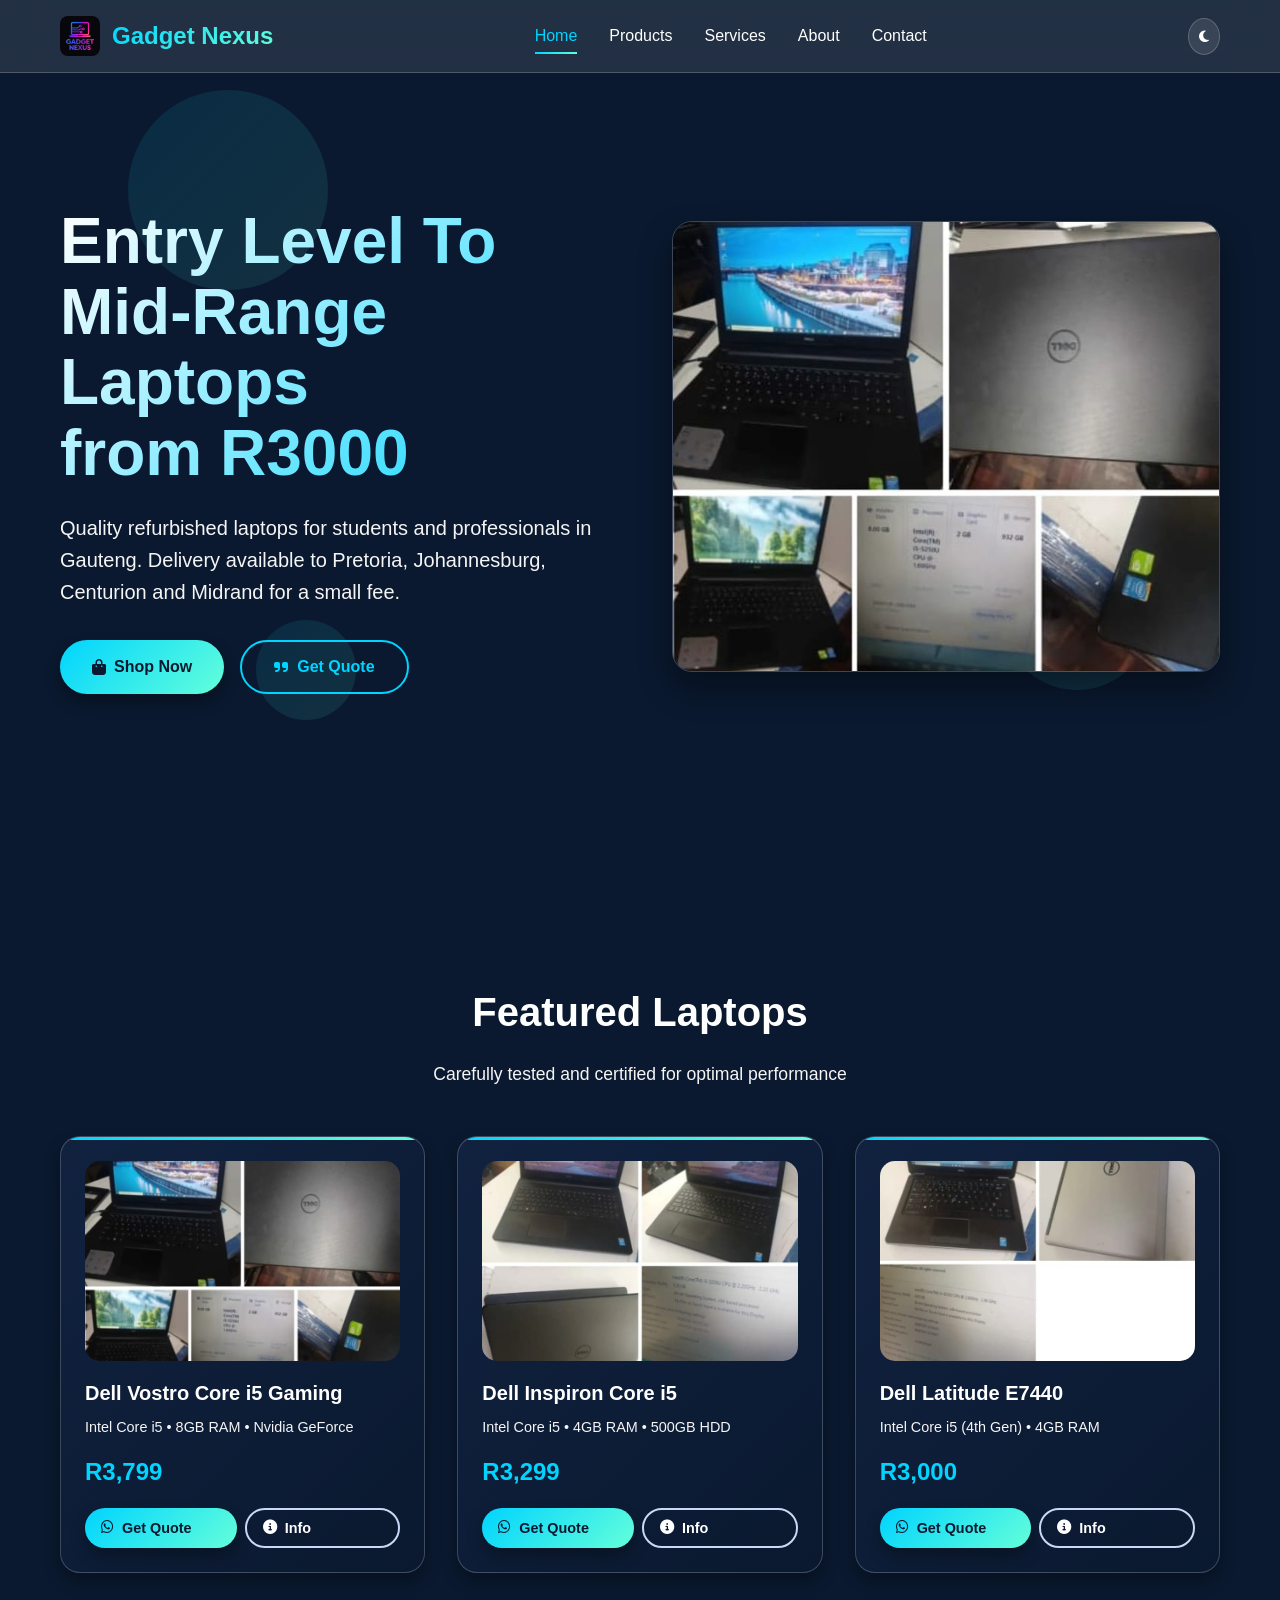
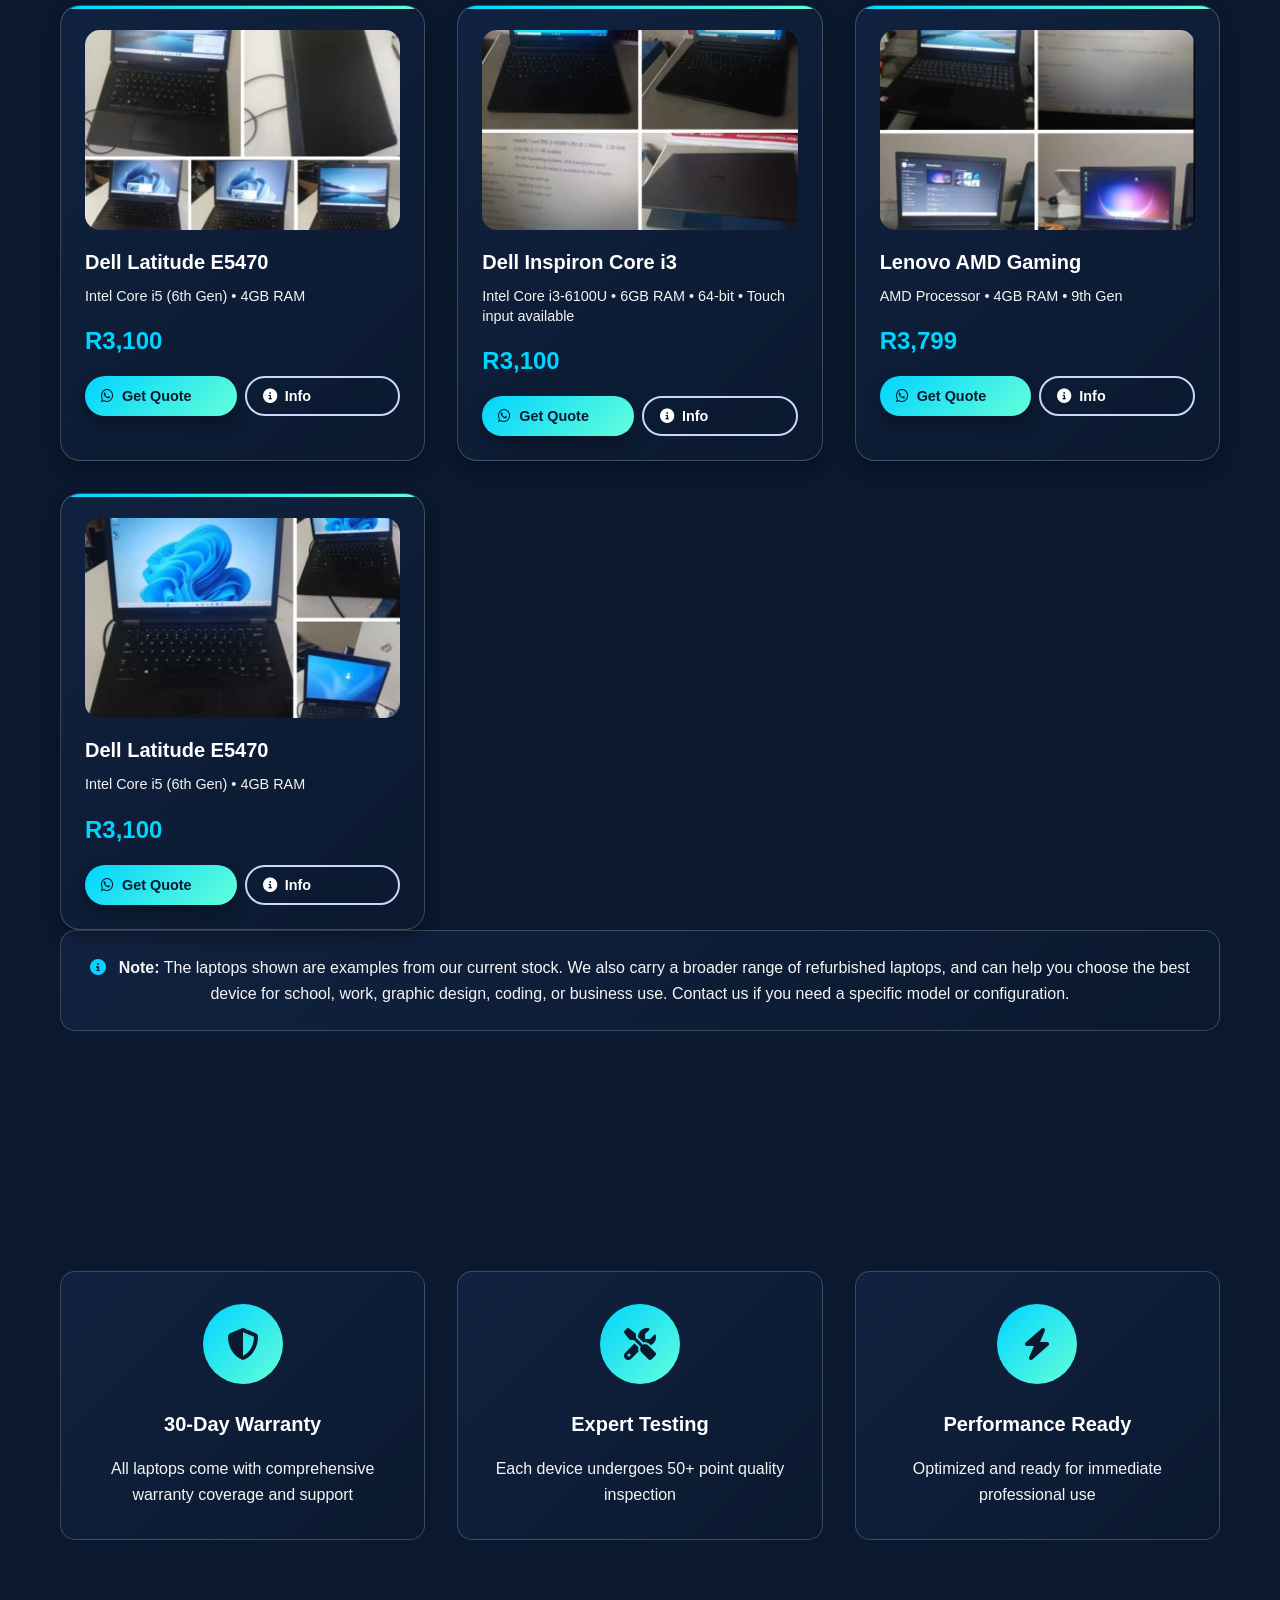
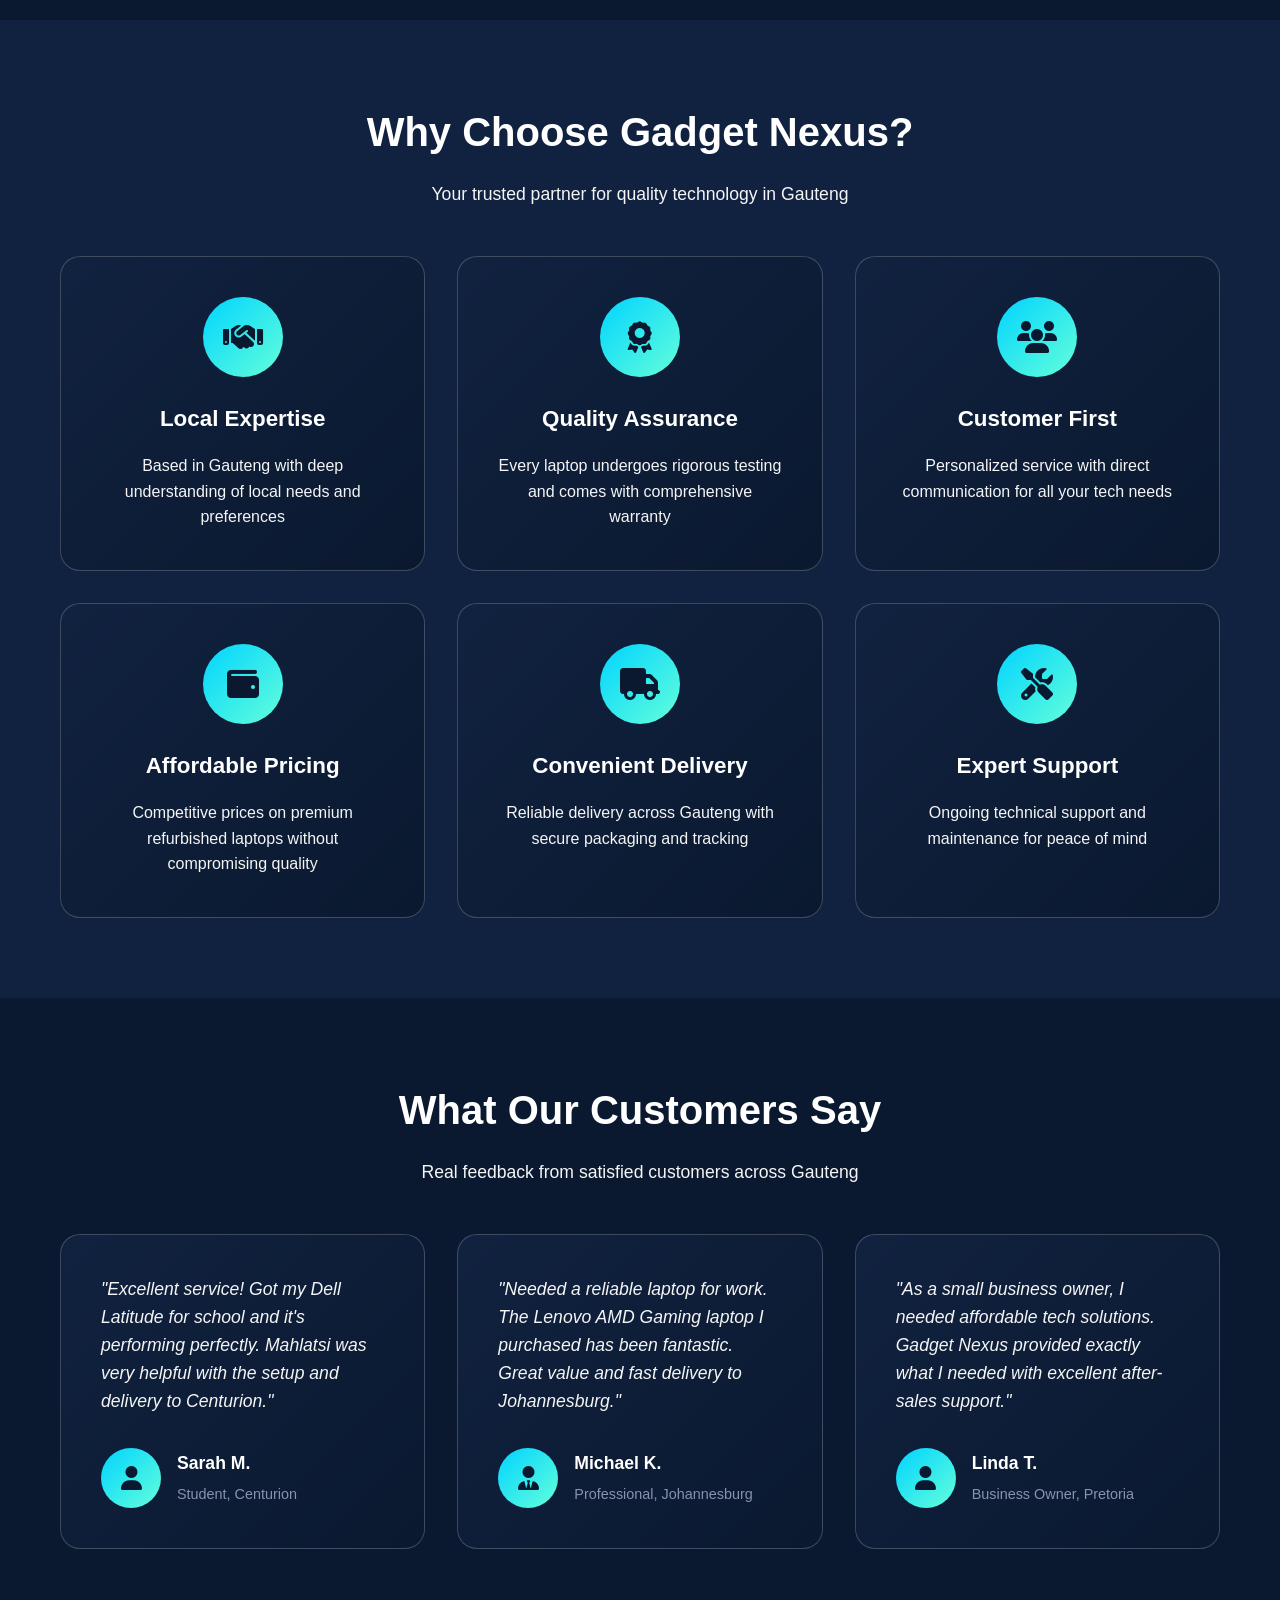
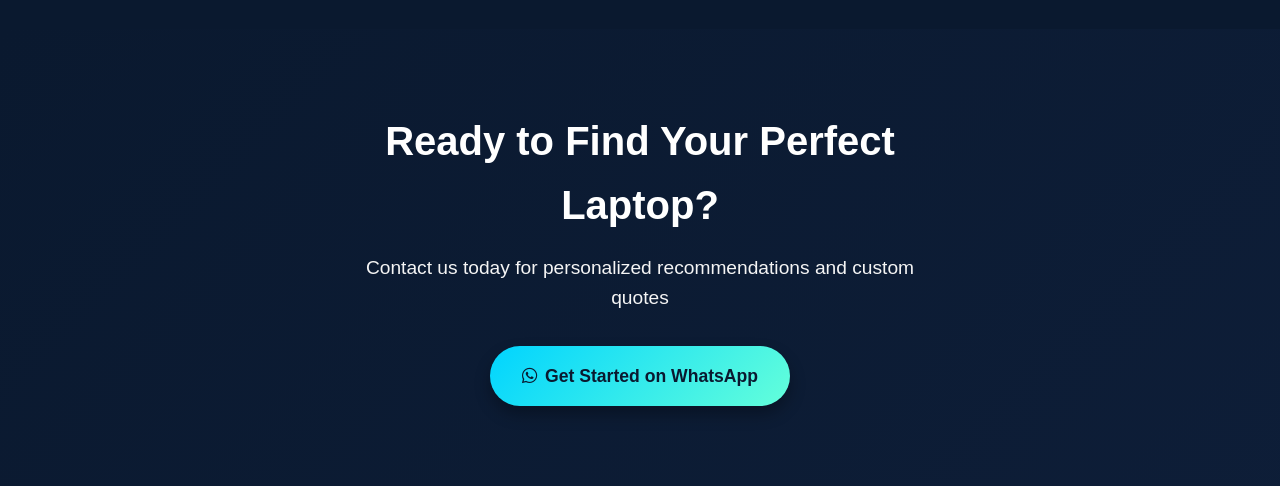
<file: index.html>
<!DOCTYPE html>
<html lang="en">
<head>
    <meta charset="UTF-8">
    <meta name="viewport" content="width=device-width, initial-scale=1.0">
    <title>Gadget Nexus - Affordable Laptops in Gauteng</title>
    <link rel="stylesheet" href="styles.css">
    <link href="https://cdnjs.cloudflare.com/ajax/libs/font-awesome/6.4.2/css/all.min.css" rel="stylesheet">
</head>
<body>
    <!-- Navigation -->
    <nav class="navbar">
        <div class="nav-container">
            <div class="nav-logo">
                <img src="assets/images/logo.png" alt="Gadget Nexus" class="logo">
                <span class="brand-name">Gadget Nexus</span>
            </div>
            <div class="nav-links">
                <a href="index.html" class="nav-link active">Home</a>
                <a href="products.html" class="nav-link">Products</a>
                <a href="services.html" class="nav-link">Services</a>
                <a href="about.html" class="nav-link">About</a>
                <a href="contact.html" class="nav-link">Contact</a>
            </div>
            <div class="nav-actions">
                <button class="theme-toggle" id="themeToggle">
                    <i class="fas fa-moon"></i>
                </button>
            </div>
        </div>
    </nav>

    <!-- Hero Section -->
    <section class="hero">
        <div class="hero-background">
            <div class="floating-shapes">
                <div class="shape shape-1"></div>
                <div class="shape shape-2"></div>
                <div class="shape shape-3"></div>
            </div>
        </div>
        <div class="hero-content">
            <div class="hero-text">
                <h1 class="hero-title fly-in">Entry Level To Mid-Range Laptops<br>from R3000</h1>
                <p class="hero-subtitle slide-up">Quality refurbished laptops for students and professionals in Gauteng. Delivery available to Pretoria, Johannesburg, Centurion and Midrand for a small fee.</p>
                <div class="hero-buttons">
                    <a href="products.html" class="btn btn-primary pulse-glow">
                        <i class="fas fa-shopping-bag"></i>
                        Shop Now
                    </a>
                    <a href="contact.html" class="btn btn-secondary">
                        <i class="fas fa-quote-right"></i>
                        Get Quote
                    </a>
                </div>
            </div>
            <div class="hero-visual">
                <div class="floating-laptop scale-in">
                    <img src="assets/images/laptops/WhatsApp Image 2026-04-08 at 19.22.07 (1).jpeg" alt="Quality Refurbished Laptop">
                </div>
            </div>
        </div>
    </section>

    <!-- Featured Products -->
    <section class="featured-products">
        <div class="container">
            <h2 class="section-title fly-in">Featured Laptops</h2>
            <p class="section-subtitle slide-up">Carefully tested and certified for optimal performance</p>
            
            <div class="products-grid">
                <div class="product-card slide-up" data-product="dell-vostro-core-i5-gaming">
                    <div class="product-image">
                        <img src="assets/images/laptops/WhatsApp Image 2026-04-08 at 19.22.07 (1).jpeg" alt="Dell Vostro Core i5 Gaming">
                    </div>
                    <div class="product-info">
                        <h3>Dell Vostro Core i5 Gaming</h3>
                        <p class="product-specs">Intel Core i5 • 8GB RAM • Nvidia GeForce</p>
                        <div class="product-price">R3,799</div>
                        <div class="product-actions">
                            <button class="btn btn-primary get-quote-btn" data-product="Dell Vostro Core i5 Gaming">
                                <i class="fab fa-whatsapp"></i> Get Quote
                            </button>
                            <button class="btn btn-outline info-btn" data-product="dell-vostro-core-i5-gaming">
                                <i class="fas fa-info-circle"></i> Info
                            </button>
                        </div>
                    </div>
                </div>

                <div class="product-card slide-up" data-product="dell-inspiron-core-i5">
                    <div class="product-image">
                        <img src="assets/images/laptops/WhatsApp Image 2026-04-08 at 19.22.07.jpeg" alt="Dell Inspiron Core i5">
                    </div>
                    <div class="product-info">
                        <h3>Dell Inspiron Core i5</h3>
                        <p class="product-specs">Intel Core i5 • 4GB RAM • 500GB HDD</p>
                        <div class="product-price">R3,299</div>
                        <div class="product-actions">
                            <button class="btn btn-primary get-quote-btn" data-product="Dell Inspiron Core i5">
                                <i class="fab fa-whatsapp"></i> Get Quote
                            </button>
                            <button class="btn btn-outline info-btn" data-product="dell-inspiron-core-i5">
                                <i class="fas fa-info-circle"></i> Info
                            </button>
                        </div>
                    </div>
                </div>

                <div class="product-card slide-up" data-product="dell-latitude-e7440">
                    <div class="product-image">
                        <img src="assets/images/laptops/WhatsApp Image 2026-04-08 at 19.22.08 (1).jpeg" alt="Dell Latitude E7440">
                    </div>
                    <div class="product-info">
                        <h3>Dell Latitude E7440</h3>
                        <p class="product-specs">Intel Core i5 (4th Gen) • 4GB RAM</p>
                        <div class="product-price">R3,000</div>
                        <div class="product-actions">
                            <button class="btn btn-primary get-quote-btn" data-product="Dell Latitude E7440">
                                <i class="fab fa-whatsapp"></i> Get Quote
                            </button>
                            <button class="btn btn-outline info-btn" data-product="dell-latitude-e7440">
                                <i class="fas fa-info-circle"></i> Info
                            </button>
                        </div>
                    </div>
                </div>

                <div class="product-card slide-up" data-product="dell-latitude-e5470-1">
                    <div class="product-image">
                        <img src="assets/images/laptops/WhatsApp Image 2026-04-08 at 19.22.08 (2).jpeg" alt="Dell Latitude E5470">
                    </div>
                    <div class="product-info">
                        <h3>Dell Latitude E5470</h3>
                        <p class="product-specs">Intel Core i5 (6th Gen) • 4GB RAM</p>
                        <div class="product-price">R3,100</div>
                        <div class="product-actions">
                            <button class="btn btn-primary get-quote-btn" data-product="Dell Latitude E5470">
                                <i class="fab fa-whatsapp"></i> Get Quote
                            </button>
                            <button class="btn btn-outline info-btn" data-product="dell-latitude-e5470-1">
                                <i class="fas fa-info-circle"></i> Info
                            </button>
                        </div>
                    </div>
                </div>

                <div class="product-card slide-up" data-product="dell-inspiron-core-i3">
                    <div class="product-image">
                        <img src="assets/images/laptops/WhatsApp Image 2026-04-08 at 19.22.08.jpeg" alt="Dell Inspiron Core i3">
                    </div>
                    <div class="product-info">
                        <h3>Dell Inspiron Core i3</h3>
                        <p class="product-specs">Intel Core i3-6100U • 6GB RAM • 64-bit • Touch input available</p>
                        <div class="product-price">R3,100</div>
                        <div class="product-actions">
                            <button class="btn btn-primary get-quote-btn" data-product="Dell Inspiron Core i3">
                                <i class="fab fa-whatsapp"></i> Get Quote
                            </button>
                            <button class="btn btn-outline info-btn" data-product="dell-inspiron-core-i3">
                                <i class="fas fa-info-circle"></i> Info
                            </button>
                        </div>
                    </div>
                </div>

                <div class="product-card slide-up" data-product="lenovo-amd-gaming">
                    <div class="product-image">
                        <img src="assets/images/laptops/WhatsApp Image 2026-04-08 at 19.22.09 (1).jpeg" alt="Lenovo AMD Gaming">
                    </div>
                    <div class="product-info">
                        <h3>Lenovo AMD Gaming</h3>
                        <p class="product-specs">AMD Processor • 4GB RAM • 9th Gen</p>
                        <div class="product-price">R3,799</div>
                        <div class="product-actions">
                            <button class="btn btn-primary get-quote-btn" data-product="Lenovo AMD Gaming">
                                <i class="fab fa-whatsapp"></i> Get Quote
                            </button>
                            <button class="btn btn-outline info-btn" data-product="lenovo-amd-gaming">
                                <i class="fas fa-info-circle"></i> Info
                            </button>
                        </div>
                    </div>
                </div>

                <div class="product-card slide-up" data-product="dell-latitude-e5470-2">
                    <div class="product-image">
                        <img src="assets/images/laptops/WhatsApp Image 2026-04-08 at 19.22.09.jpeg" alt="Dell Latitude E5470">
                    </div>
                    <div class="product-info">
                        <h3>Dell Latitude E5470</h3>
                        <p class="product-specs">Intel Core i5 (6th Gen) • 4GB RAM</p>
                        <div class="product-price">R3,100</div>
                        <div class="product-actions">
                            <button class="btn btn-primary get-quote-btn" data-product="Dell Latitude E5470">
                                <i class="fab fa-whatsapp"></i> Get Quote
                            </button>
                            <button class="btn btn-outline info-btn" data-product="dell-latitude-e5470-2">
                                <i class="fas fa-info-circle"></i> Info
                            </button>
                        </div>
                    </div>
                </div>
            </div>

            <div class="stock-disclaimer">
                <p><i class="fas fa-info-circle"></i> <strong>Note:</strong> The laptops shown are examples from our current stock. We also carry a broader range of refurbished laptops, and can help you choose the best device for school, work, graphic design, coding, or business use. Contact us if you need a specific model or configuration.</p>
            </div>
        </div>
    </section>

    <!-- Features Section -->
    <section class="features">
        <div class="container">
            <div class="features-grid">
                <div class="feature-card slide-in-left">
                    <div class="feature-icon">
                        <i class="fas fa-shield-alt"></i>
                    </div>
                    <h3>30-Day Warranty</h3>
                    <p>All laptops come with comprehensive warranty coverage and support</p>
                </div>
                <div class="feature-card slide-up">
                    <div class="feature-icon">
                        <i class="fas fa-tools"></i>
                    </div>
                    <h3>Expert Testing</h3>
                    <p>Each device undergoes 50+ point quality inspection</p>
                </div>
                <div class="feature-card slide-in-right">
                    <div class="feature-icon">
                        <i class="fas fa-bolt"></i>
                    </div>
                    <h3>Performance Ready</h3>
                    <p>Optimized and ready for immediate professional use</p>
                </div>
            </div>
        </div>
    </section>

    <!-- Why Choose Us Section -->
    <section class="why-choose-us">
        <div class="container">
            <h2 class="section-title fly-in">Why Choose Gadget Nexus?</h2>
            <p class="section-subtitle slide-up">Your trusted partner for quality technology in Gauteng</p>
            
            <div class="why-grid">
                <div class="why-card slide-up">
                    <div class="why-icon">
                        <i class="fas fa-handshake"></i>
                    </div>
                    <h3>Local Expertise</h3>
                    <p>Based in Gauteng with deep understanding of local needs and preferences</p>
                </div>
                <div class="why-card slide-up">
                    <div class="why-icon">
                        <i class="fas fa-award"></i>
                    </div>
                    <h3>Quality Assurance</h3>
                    <p>Every laptop undergoes rigorous testing and comes with comprehensive warranty</p>
                </div>
                <div class="why-card slide-up">
                    <div class="why-icon">
                        <i class="fas fa-users"></i>
                    </div>
                    <h3>Customer First</h3>
                    <p>Personalized service with direct communication for all your tech needs</p>
                </div>
                <div class="why-card slide-up">
                    <div class="why-icon">
                        <i class="fas fa-wallet"></i>
                    </div>
                    <h3>Affordable Pricing</h3>
                    <p>Competitive prices on premium refurbished laptops without compromising quality</p>
                </div>
                <div class="why-card slide-up">
                    <div class="why-icon">
                        <i class="fas fa-truck"></i>
                    </div>
                    <h3>Convenient Delivery</h3>
                    <p>Reliable delivery across Gauteng with secure packaging and tracking</p>
                </div>
                <div class="why-card slide-up">
                    <div class="why-icon">
                        <i class="fas fa-tools"></i>
                    </div>
                    <h3>Expert Support</h3>
                    <p>Ongoing technical support and maintenance for peace of mind</p>
                </div>
            </div>
        </div>
    </section>

    <!-- Testimonials Section -->
    <section class="testimonials">
        <div class="container">
            <h2 class="section-title fly-in">What Our Customers Say</h2>
            <p class="section-subtitle slide-up">Real feedback from satisfied customers across Gauteng</p>
            
            <div class="testimonials-grid">
                <div class="testimonial-card slide-up">
                    <div class="testimonial-content">
                        <p>"Excellent service! Got my Dell Latitude for school and it's performing perfectly. Mahlatsi was very helpful with the setup and delivery to Centurion."</p>
                    </div>
                    <div class="testimonial-author">
                        <div class="author-avatar">
                            <i class="fas fa-user"></i>
                        </div>
                        <div class="author-info">
                            <h4>Sarah M.</h4>
                            <span>Student, Centurion</span>
                        </div>
                    </div>
                </div>
                
                <div class="testimonial-card slide-up">
                    <div class="testimonial-content">
                        <p>"Needed a reliable laptop for work. The Lenovo AMD Gaming laptop I purchased has been fantastic. Great value and fast delivery to Johannesburg."</p>
                    </div>
                    <div class="testimonial-author">
                        <div class="author-avatar">
                            <i class="fas fa-user-tie"></i>
                        </div>
                        <div class="author-info">
                            <h4>Michael K.</h4>
                            <span>Professional, Johannesburg</span>
                        </div>
                    </div>
                </div>
                
                <div class="testimonial-card slide-up">
                    <div class="testimonial-content">
                        <p>"As a small business owner, I needed affordable tech solutions. Gadget Nexus provided exactly what I needed with excellent after-sales support."</p>
                    </div>
                    <div class="testimonial-author">
                        <div class="author-avatar">
                            <i class="fas fa-user"></i>
                        </div>
                        <div class="author-info">
                            <h4>Linda T.</h4>
                            <span>Business Owner, Pretoria</span>
                        </div>
                    </div>
                </div>
            </div>
        </div>
    </section>

    <!-- CTA Section -->
    <section class="cta-section">
        <div class="container">
            <div class="cta-content">
                <h2>Ready to Find Your Perfect Laptop?</h2>
                <p>Contact us today for personalized recommendations and custom quotes</p>
                <a href="https://wa.me/27812668996?text=Hi,%20I'm%20looking%20for%20a%20laptop%20recommendation" class="btn btn-primary btn-large" target="_blank">
                    <i class="fab fa-whatsapp"></i> Get Started on WhatsApp
                </a>
            </div>
        </div>
    </section>

    <!-- Product Modal -->
    <div class="modal" id="productModal">
        <div class="modal-content">
            <span class="close-modal">&times;</span>
            <div id="modalContent">
                <!-- Product details will be loaded here -->
            </div>
        </div>
    </div>

    <script src="navigation.js"></script>
    <script src="script.js"></script>
</body>
</html>
</file>
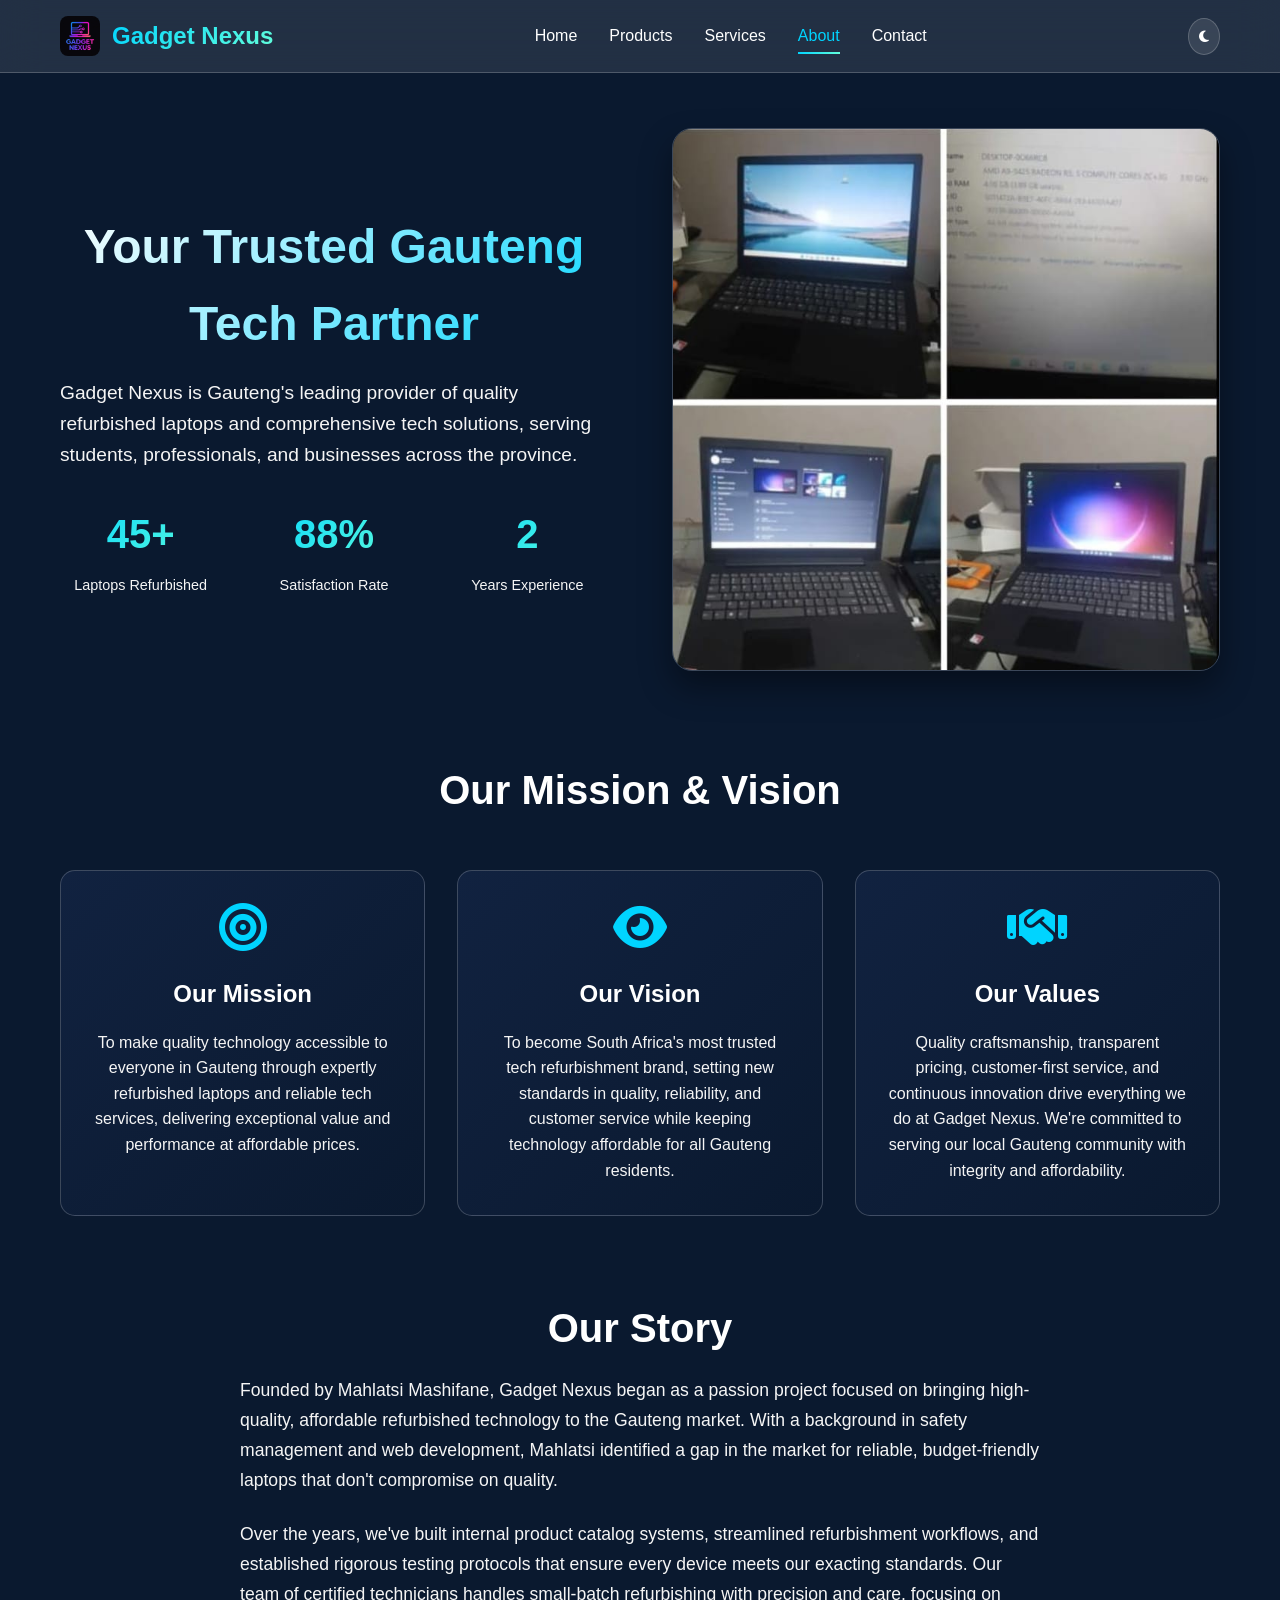
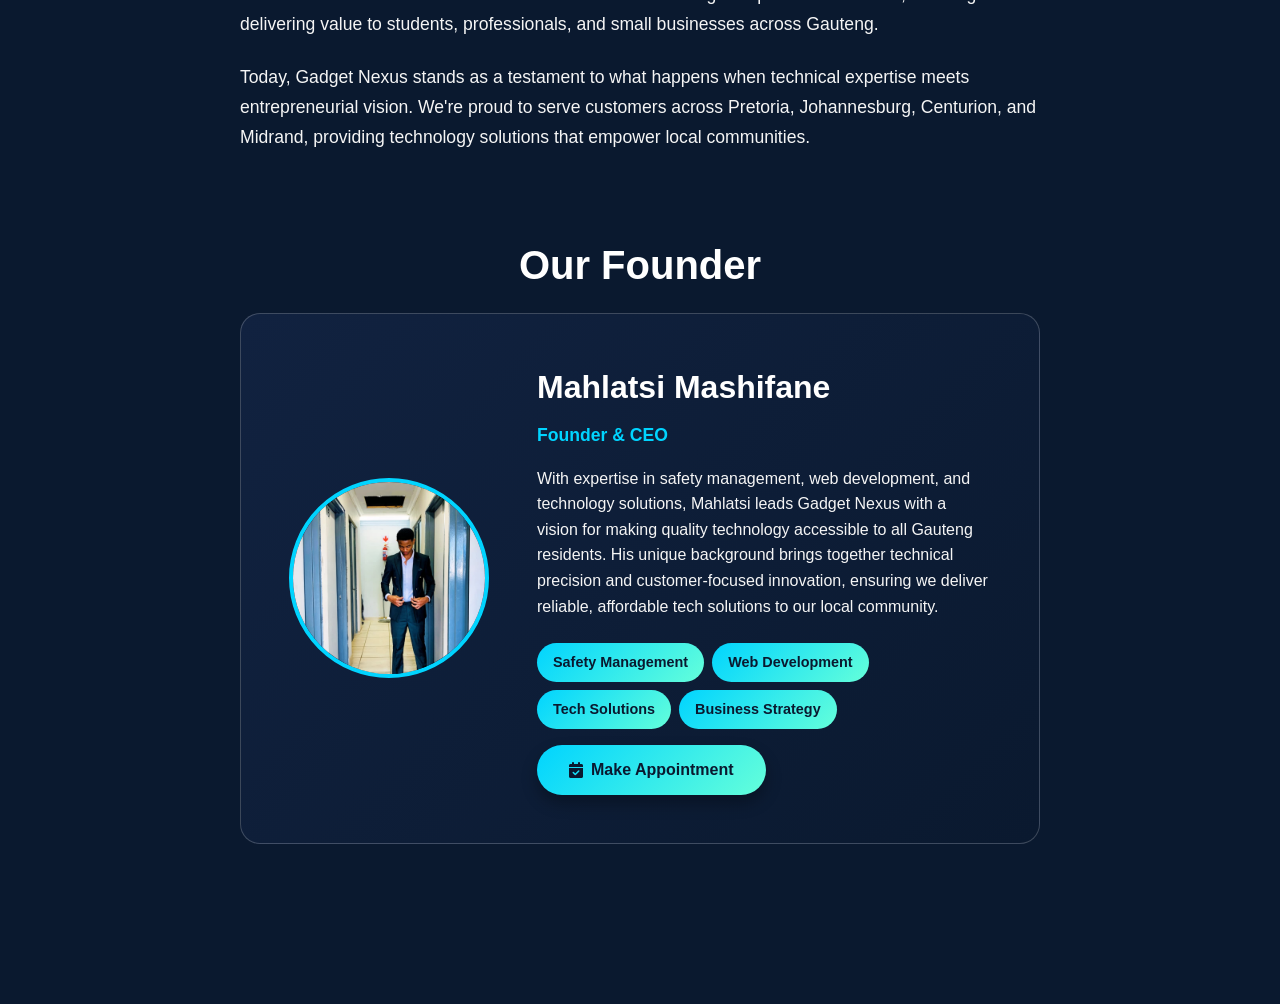
<file: about.html>
<!DOCTYPE html>
<html lang="en">
<head>
    <meta charset="UTF-8">
    <meta name="viewport" content="width=device-width, initial-scale=1.0">
    <title>About - Gadget Nexus</title>
    <link rel="stylesheet" href="styles.css">
    <link href="https://cdnjs.cloudflare.com/ajax/libs/font-awesome/6.4.2/css/all.min.css" rel="stylesheet">
</head>
<body>
    <nav class="navbar">
        <div class="nav-container">
            <div class="nav-logo">
                <img src="assets/images/logo.png" alt="Gadget Nexus" class="logo">
                <span class="brand-name">Gadget Nexus</span>
            </div>
            <div class="nav-links">
                <a href="index.html" class="nav-link">Home</a>
                <a href="products.html" class="nav-link">Products</a>
                <a href="services.html" class="nav-link">Services</a>
                <a href="about.html" class="nav-link active">About</a>
                <a href="contact.html" class="nav-link">Contact</a>
            </div>
            <div class="nav-actions">
                <button class="theme-toggle" id="themeToggle">
                    <i class="fas fa-moon"></i>
                </button>
            </div>
        </div>
    </nav>

    <section class="about-page">
        <div class="container">
            <div class="about-hero">
                <div class="about-text slide-in-left">
                    <h1 class="page-title">Your Trusted Gauteng Tech Partner</h1>
                    <p class="about-subtitle">Gadget Nexus is Gauteng's leading provider of quality refurbished laptops and comprehensive tech solutions, serving students, professionals, and businesses across the province.</p>
                    
                    <div class="about-stats">
                        <div class="stat">
                            <div class="stat-number" data-count="50" data-suffix="+">0</div>
                            <div class="stat-label">Laptops Refurbished</div>
                        </div>
                        <div class="stat">
                            <div class="stat-number" data-count="97" data-suffix="%">0</div>
                            <div class="stat-label">Satisfaction Rate</div>
                        </div>
                        <div class="stat">
                            <div class="stat-number" data-count="3">0</div>
                            <div class="stat-label">Years Experience</div>
                        </div>
                    </div>
                </div>
                <div class="about-visual slide-in-right">
                    <img src="assets/images/laptops/WhatsApp Image 2026-04-08 at 19.22.09 (1).jpeg" alt="Gadget Nexus Quality Laptops">
                </div>
            </div>

            <div class="mission-section">
                <h2 class="section-title fly-in">Our Mission & Vision</h2>
                <div class="mission-grid">
                    <div class="mission-card slide-up">
                        <i class="fas fa-bullseye"></i>
                        <h3>Our Mission</h3>
                        <p>To make quality technology accessible to everyone in Gauteng through expertly refurbished laptops and reliable tech services, delivering exceptional value and performance at affordable prices.</p>
                    </div>
                    <div class="mission-card slide-up">
                        <i class="fas fa-eye"></i>
                        <h3>Our Vision</h3>
                        <p>To become South Africa's most trusted tech refurbishment brand, setting new standards in quality, reliability, and customer service while keeping technology affordable for all Gauteng residents.</p>
                    </div>
                    <div class="mission-card slide-up">
                        <i class="fas fa-handshake"></i>
                        <h3>Our Values</h3>
                        <p>Quality craftsmanship, transparent pricing, customer-first service, and continuous innovation drive everything we do at Gadget Nexus. We're committed to serving our local Gauteng community with integrity and affordability.</p>
                    </div>
                </div>
            </div>

            <div class="story-section">
                <h2 class="section-title fly-in">Our Story</h2>
                <div class="story-content">
                    <p class="slide-up">Founded by Mahlatsi Mashifane, Gadget Nexus began as a passion project focused on bringing high-quality, affordable refurbished technology to the Gauteng market. With a background in safety management and web development, Mahlatsi identified a gap in the market for reliable, budget-friendly laptops that don't compromise on quality.</p>
                    
                    <p class="slide-up">Over the years, we've built internal product catalog systems, streamlined refurbishment workflows, and established rigorous testing protocols that ensure every device meets our exacting standards. Our team of certified technicians handles small-batch refurbishing with precision and care, focusing on delivering value to students, professionals, and small businesses across Gauteng.</p>
                    
                    <p class="slide-up">Today, Gadget Nexus stands as a testament to what happens when technical expertise meets entrepreneurial vision. We're proud to serve customers across Pretoria, Johannesburg, Centurion, and Midrand, providing technology solutions that empower local communities.</p>
                </div>
            </div>

            <div class="team-section">
                <h2 class="section-title fly-in">Our Founder</h2>
                <div class="team-card scale-in">
                    <div class="team-image">
                        <img src="assets/images/team/founder.jpg" alt="Mahlatsi Mashifane">
                    </div>
                    <div class="team-info">
                        <h3>Mahlatsi Mashifane</h3>
                        <p class="team-role">Founder & CEO</p>
                        <p class="team-bio">With expertise in safety management, web development, and technology solutions, Mahlatsi leads Gadget Nexus with a vision for making quality technology accessible to all Gauteng residents. His unique background brings together technical precision and customer-focused innovation, ensuring we deliver reliable, affordable tech solutions to our local community.</p>
                        <div class="team-skills">
                            <span class="skill-tag">Safety Management</span>
                            <span class="skill-tag">Web Development</span>
                            <span class="skill-tag">Tech Solutions</span>
                            <span class="skill-tag">Business Strategy</span>
                        </div>
                        <div style="margin-top:1rem;">
                            <a href="mailto:mahlatsimashifane@gmail.com?subject=Appointment%20Request%20from%20Website&body=Hello%20Mahlatsi%2C%0A%0AI%27d%20like%20to%20book%20an%20appointment.%20Please%20let%20me%20know%20your%20available%20slots.%0A%0AThanks%2C%0A%5BYour%20Name%5D" class="btn btn-primary" id="makeApptBtn">
                                <i class="fas fa-calendar-check"></i>
                                Make Appointment
                            </a>
                        </div>
                    </div>
                </div>
            </div>
        </div>
    </section>

    <script src="navigation.js"></script>
    <script src="script.js"></script>
</body>
</html>
</file>
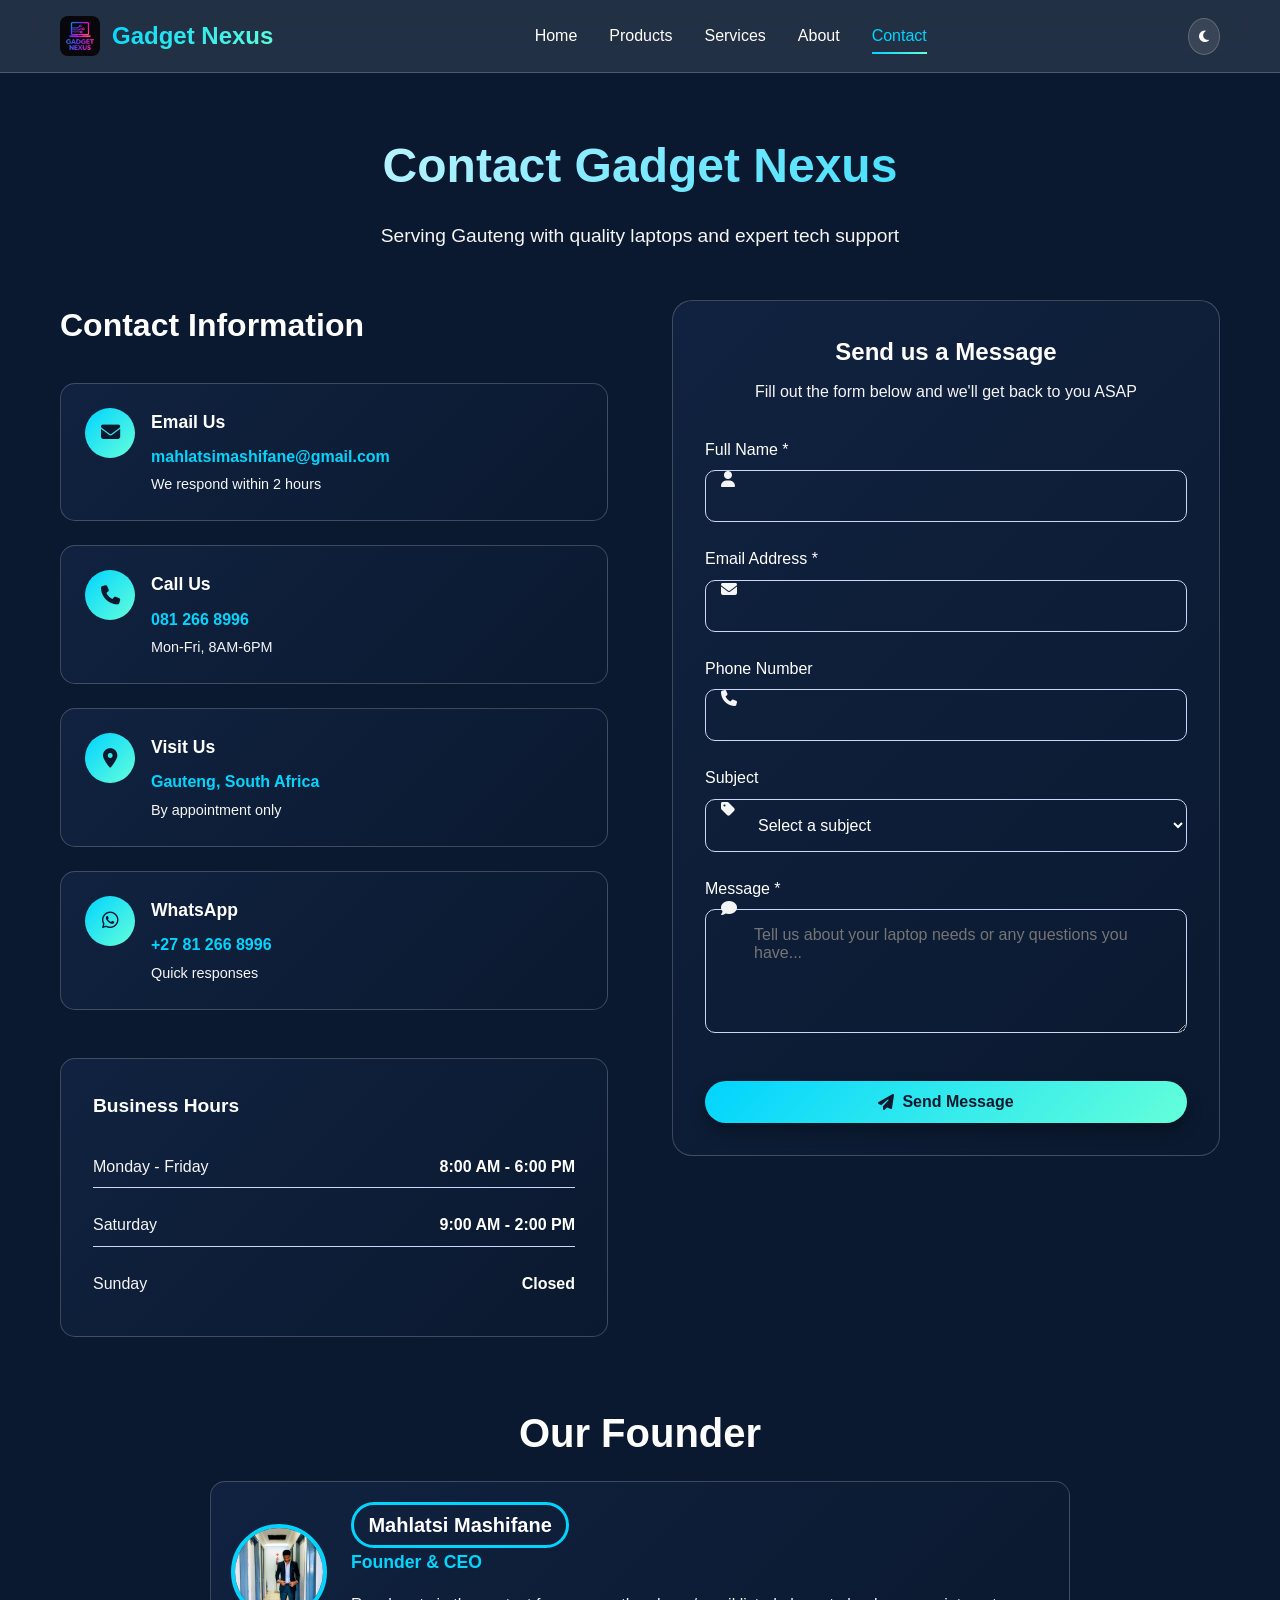
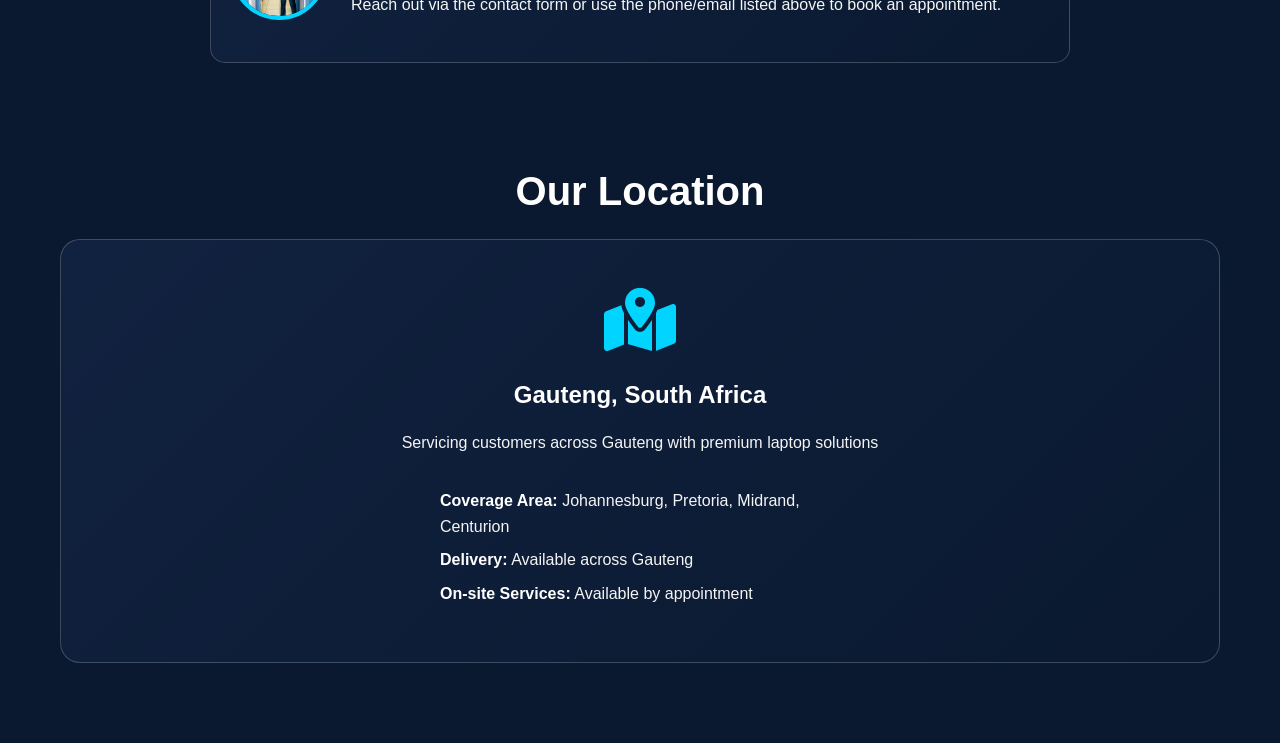
<file: contact.html>
<!DOCTYPE html>
<html lang="en">
<head>
    <meta charset="UTF-8">
    <meta name="viewport" content="width=device-width, initial-scale=1.0">
    <title>Contact - Gadget Nexus</title>
    <link rel="stylesheet" href="styles.css">
    <link href="https://cdnjs.cloudflare.com/ajax/libs/font-awesome/6.4.2/css/all.min.css" rel="stylesheet">
</head>
<body>
    <nav class="navbar">
        <div class="nav-container">
            <div class="nav-logo">
                <img src="assets/images/logo.png" alt="Gadget Nexus" class="logo">
                <span class="brand-name">Gadget Nexus</span>
            </div>
            <div class="nav-links">
                <a href="index.html" class="nav-link">Home</a>
                <a href="products.html" class="nav-link">Products</a>
                <a href="services.html" class="nav-link">Services</a>
                <a href="about.html" class="nav-link">About</a>
                <a href="contact.html" class="nav-link active">Contact</a>
            </div>
            <div class="nav-actions">
                <button class="theme-toggle" id="themeToggle">
                    <i class="fas fa-moon"></i>
                </button>
            </div>
        </div>
    </nav>

    <section class="contact-page">
        <div class="container">
            <h1 class="page-title fly-in">Contact Gadget Nexus</h1>
            <p class="page-subtitle slide-up">Serving Gauteng with quality laptops and expert tech support</p>

            <div class="contact-grid">
                <div class="contact-info slide-in-left">
                    <h2>Contact Information</h2>
                    <div class="contact-methods">
                        <div class="contact-method">
                            <div class="method-icon">
                                <i class="fas fa-envelope"></i>
                            </div>
                            <div class="method-details">
                                <h3>Email Us</h3>
                                <a href="mailto:mahlatsimashifane@gmail.com" class="method-link">
                                    mahlatsimashifane@gmail.com
                                </a>
                                <p>We respond within 2 hours</p>
                            </div>
                        </div>

                        <div class="contact-method">
                            <div class="method-icon">
                                <i class="fas fa-phone"></i>
                            </div>
                            <div class="method-details">
                                <h3>Call Us</h3>
                                <a href="tel:0812668996" class="method-link">
                                    081 266 8996
                                </a>
                                <p>Mon-Fri, 8AM-6PM</p>
                            </div>
                        </div>

                        <div class="contact-method">
                            <div class="method-icon">
                                <i class="fas fa-map-marker-alt"></i>
                            </div>
                            <div class="method-details">
                                <h3>Visit Us</h3>
                                <div class="method-link">
                                    Gauteng, South Africa
                                </div>
                                <p>By appointment only</p>
                            </div>
                        </div>

                        <div class="contact-method">
                            <div class="method-icon">
                                <i class="fab fa-whatsapp"></i>
                            </div>
                            <div class="method-details">
                                <h3>WhatsApp</h3>
                                <a href="https://wa.me/27812668996" class="method-link" target="_blank">
                                    +27 81 266 8996
                                </a>
                                <p>Quick responses</p>
                            </div>
                        </div>
                    </div>

                    <div class="business-hours">
                        <h3>Business Hours</h3>
                        <div class="hours-list">
                            <div class="hour-item">
                                <span>Monday - Friday</span>
                                <span>8:00 AM - 6:00 PM</span>
                            </div>
                            <div class="hour-item">
                                <span>Saturday</span>
                                <span>9:00 AM - 2:00 PM</span>
                            </div>
                            <div class="hour-item">
                                <span>Sunday</span>
                                <span>Closed</span>
                            </div>
                        </div>
                    </div>
                </div>

                <div class="contact-form-container slide-in-right">
                    <div class="form-header">
                        <h3>Send us a Message</h3>
                        <p>Fill out the form below and we'll get back to you ASAP</p>
                    </div>

                    <form class="contact-form" id="contactForm">
                        <div class="form-group">
                            <label for="name">Full Name *</label>
                            <input type="text" id="name" name="name" required>
                            <i class="fas fa-user form-icon"></i>
                        </div>

                        <div class="form-group">
                            <label for="email">Email Address *</label>
                            <input type="email" id="email" name="email" required>
                            <i class="fas fa-envelope form-icon"></i>
                        </div>

                        <div class="form-group">
                            <label for="phone">Phone Number</label>
                            <input type="tel" id="phone" name="phone">
                            <i class="fas fa-phone form-icon"></i>
                        </div>

                        <div class="form-group">
                            <label for="subject">Subject</label>
                            <select id="subject" name="subject">
                                <option value="">Select a subject</option>
                                <option value="laptop-inquiry">Laptop Inquiry</option>
                                <option value="repair-service">Repair Service</option>
                                <option value="quote-request">Quote Request</option>
                                <option value="technical-support">Technical Support</option>
                                <option value="other">Other</option>
                            </select>
                            <i class="fas fa-tag form-icon"></i>
                        </div>

                        <div class="form-group">
                            <label for="message">Message *</label>
                            <textarea id="message" name="message" rows="5" required placeholder="Tell us about your laptop needs or any questions you have..."></textarea>
                            <i class="fas fa-comment form-icon textarea-icon"></i>
                        </div>

                        <button type="submit" class="btn btn-primary submit-btn">
                            <i class="fas fa-paper-plane"></i>
                            Send Message
                        </button>
                    </form>

                    <div class="form-success" id="formSuccess" style="display: none;">
                        <div class="success-icon">
                            <i class="fas fa-check-circle"></i>
                        </div>
                        <h3>Message Sent Successfully!</h3>
                        <p>Thank you for your message. We'll get back to you within 2 hours.</p>
                    </div>
                </div>
            </div>

            <div class="contact-founder">
                <h2 class="section-title fly-in">Our Founder</h2>
                <div class="founder-card scale-in">
                    <div class="founder-image">
                        <img src="assets/images/team/founder.jpg" alt="Mahlatsi Mashifane">
                    </div>
                    <div class="founder-info">
                        <h3 class="founder-name"> <span class="name-circle">Mahlatsi Mashifane</span> </h3>
                        <p class="team-role">Founder &amp; CEO</p>
                        <p class="team-bio">Reach out via the contact form or use the phone/email listed above to book an appointment.</p>
                    </div>
                </div>
            </div>

            <div class="map-section">
                <h2 class="section-title fly-in">Our Location</h2>
                <div class="map-container slide-up">
                    <div class="map-placeholder">
                        <i class="fas fa-map-marked-alt"></i>
                        <h3>Gauteng, South Africa</h3>
                        <p>Servicing customers across Gauteng with premium laptop solutions</p>
                        <div class="location-details">
                            <p><strong>Coverage Area:</strong> Johannesburg, Pretoria, Midrand, Centurion</p>
                            <p><strong>Delivery:</strong> Available across Gauteng</p>
                            <p><strong>On-site Services:</strong> Available by appointment</p>
                        </div>
                    </div>
                </div>
            </div>
        </div>
    </section>

    <script src="navigation.js"></script>
    <script src="script.js"></script>
</body>
</html>
</file>
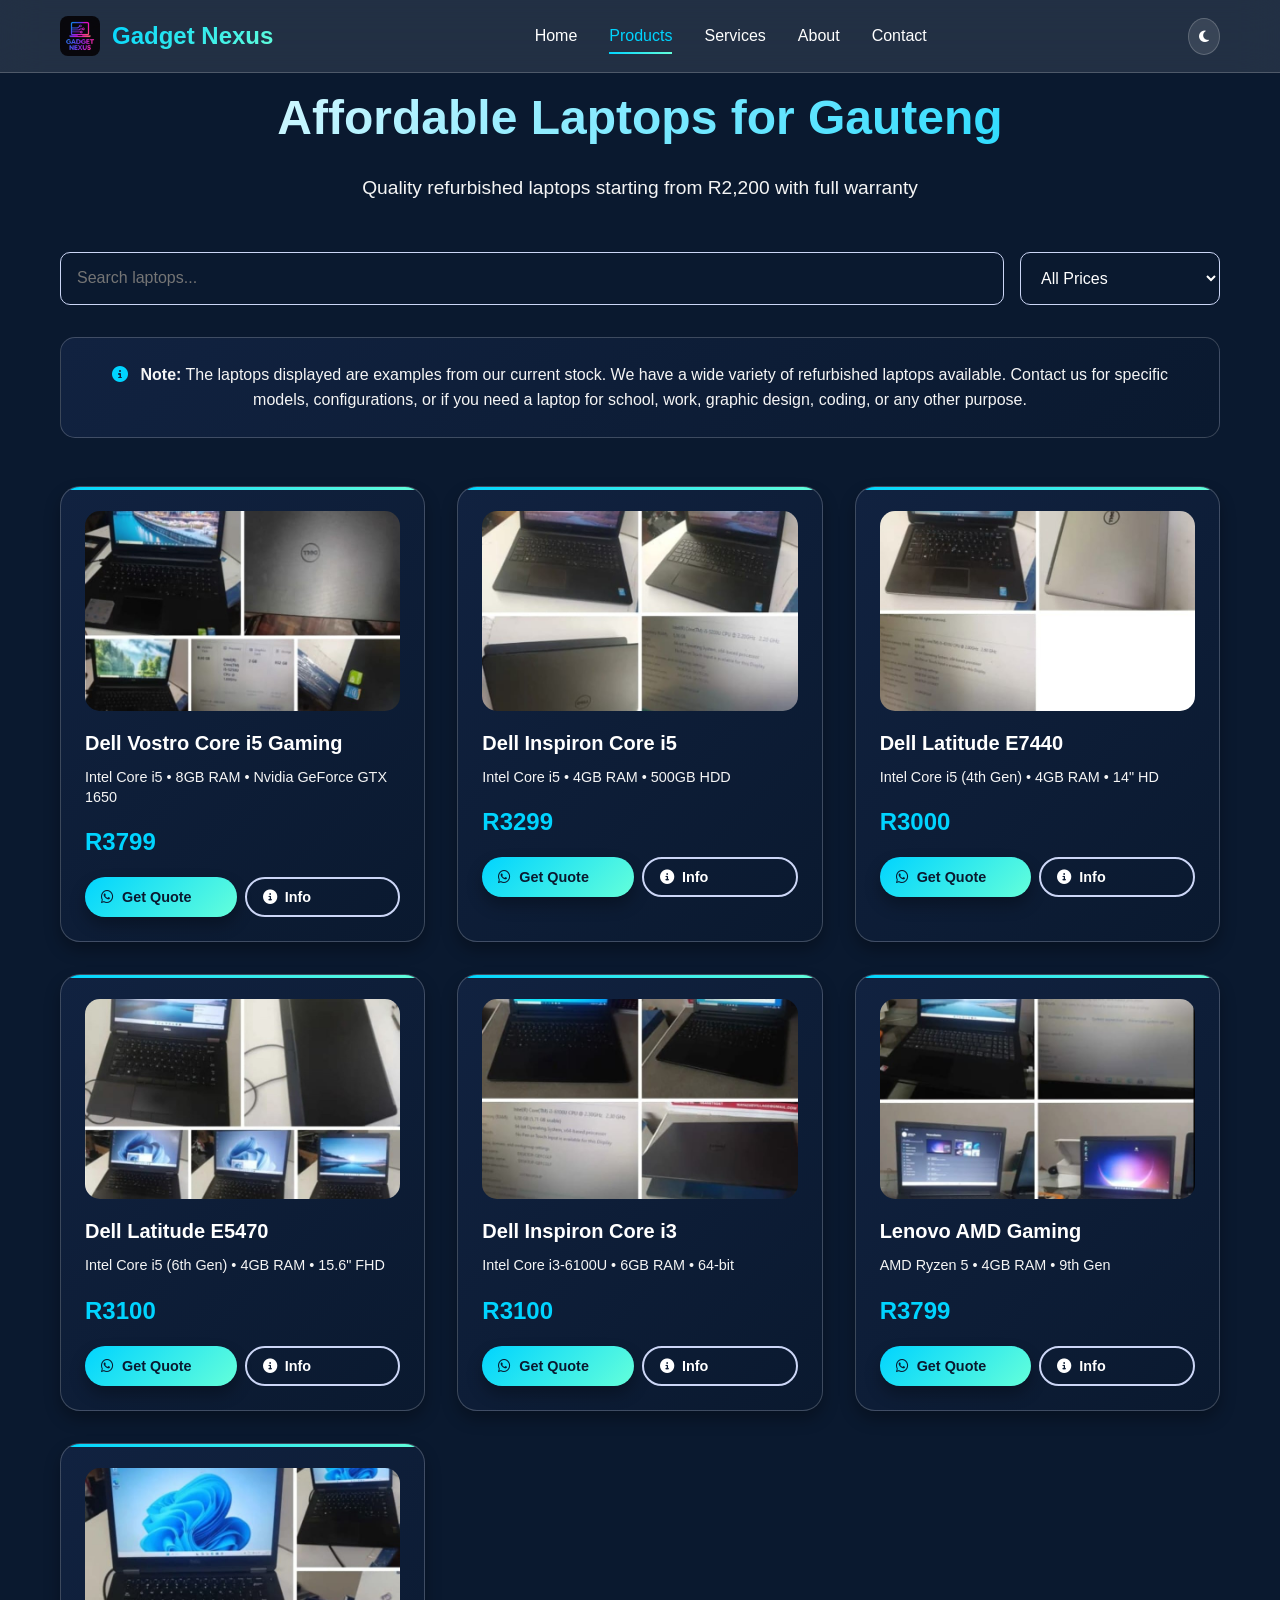
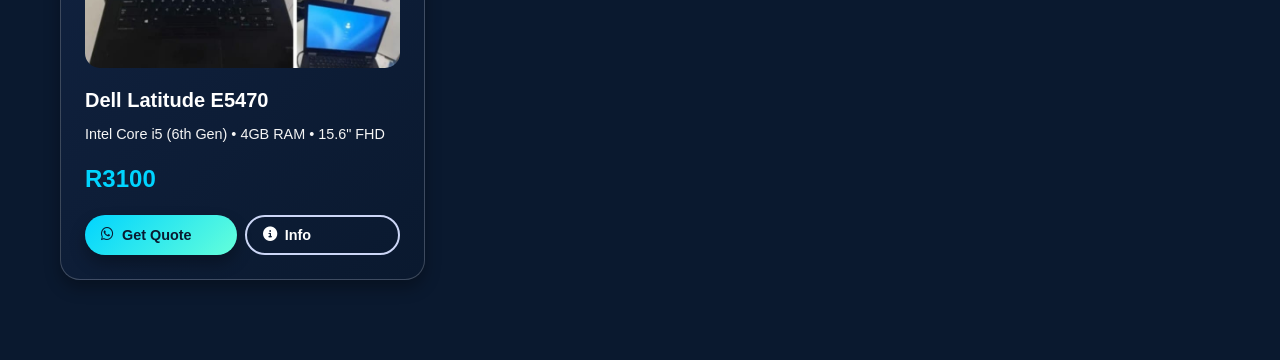
<file: products.html>
<!DOCTYPE html>
<html lang="en">
<head>
    <meta charset="UTF-8">
    <meta name="viewport" content="width=device-width, initial-scale=1.0">
    <title>Products - Gadget Nexus</title>
    <link rel="stylesheet" href="styles.css">
    <link href="https://cdnjs.cloudflare.com/ajax/libs/font-awesome/6.4.2/css/all.min.css" rel="stylesheet">
</head>
<body>
    <nav class="navbar">
        <div class="nav-container">
            <div class="nav-logo">
                <img src="assets/images/logo.png" alt="Gadget Nexus" class="logo">
                <span class="brand-name">Gadget Nexus</span>
            </div>
            <div class="nav-links">
                <a href="index.html" class="nav-link">Home</a>
                <a href="products.html" class="nav-link active">Products</a>
                <a href="services.html" class="nav-link">Services</a>
                <a href="about.html" class="nav-link">About</a>
                <a href="contact.html" class="nav-link">Contact</a>
            </div>
            <div class="nav-actions">
                <button class="theme-toggle" id="themeToggle">
                    <i class="fas fa-moon"></i>
                </button>
            </div>
        </div>
    </nav>

    <section class="products-page">
        <div class="container">
            <h1 class="page-title fly-in">Affordable Laptops for Gauteng</h1>
            <p class="page-subtitle slide-up">Quality refurbished laptops starting from R2,200 with full warranty</p>

            <div class="products-filter">
                <input type="text" id="searchInput" placeholder="Search laptops..." class="search-input">
                <select id="priceFilter" class="filter-select">
                    <option value="all">All Prices</option>
                    <option value="2000-2500">R2,000 - R2,500</option>
                    <option value="2500-3000">R2,500 - R3,000</option>
                    <option value="3000+">R3,000+</option>
                </select>
            </div>

            <div class="stock-disclaimer">
                <p><i class="fas fa-info-circle"></i> <strong>Note:</strong> The laptops displayed are examples from our current stock. We have a wide variety of refurbished laptops available. Contact us for specific models, configurations, or if you need a laptop for school, work, graphic design, coding, or any other purpose.</p>
            </div>

            <div class="products-grid-full" id="productsGrid">
                <!-- Laptops will be loaded dynamically -->
            </div>
        </div>
    </section>

    <!-- Product Modal -->
    <div class="modal" id="productModal">
        <div class="modal-content">
            <span class="close-modal">&times;</span>
            <div id="modalContent"></div>
        </div>
    </div>

    <script src="navigation.js"></script>
    <script src="script.js"></script>
</body>
</html>
</file>
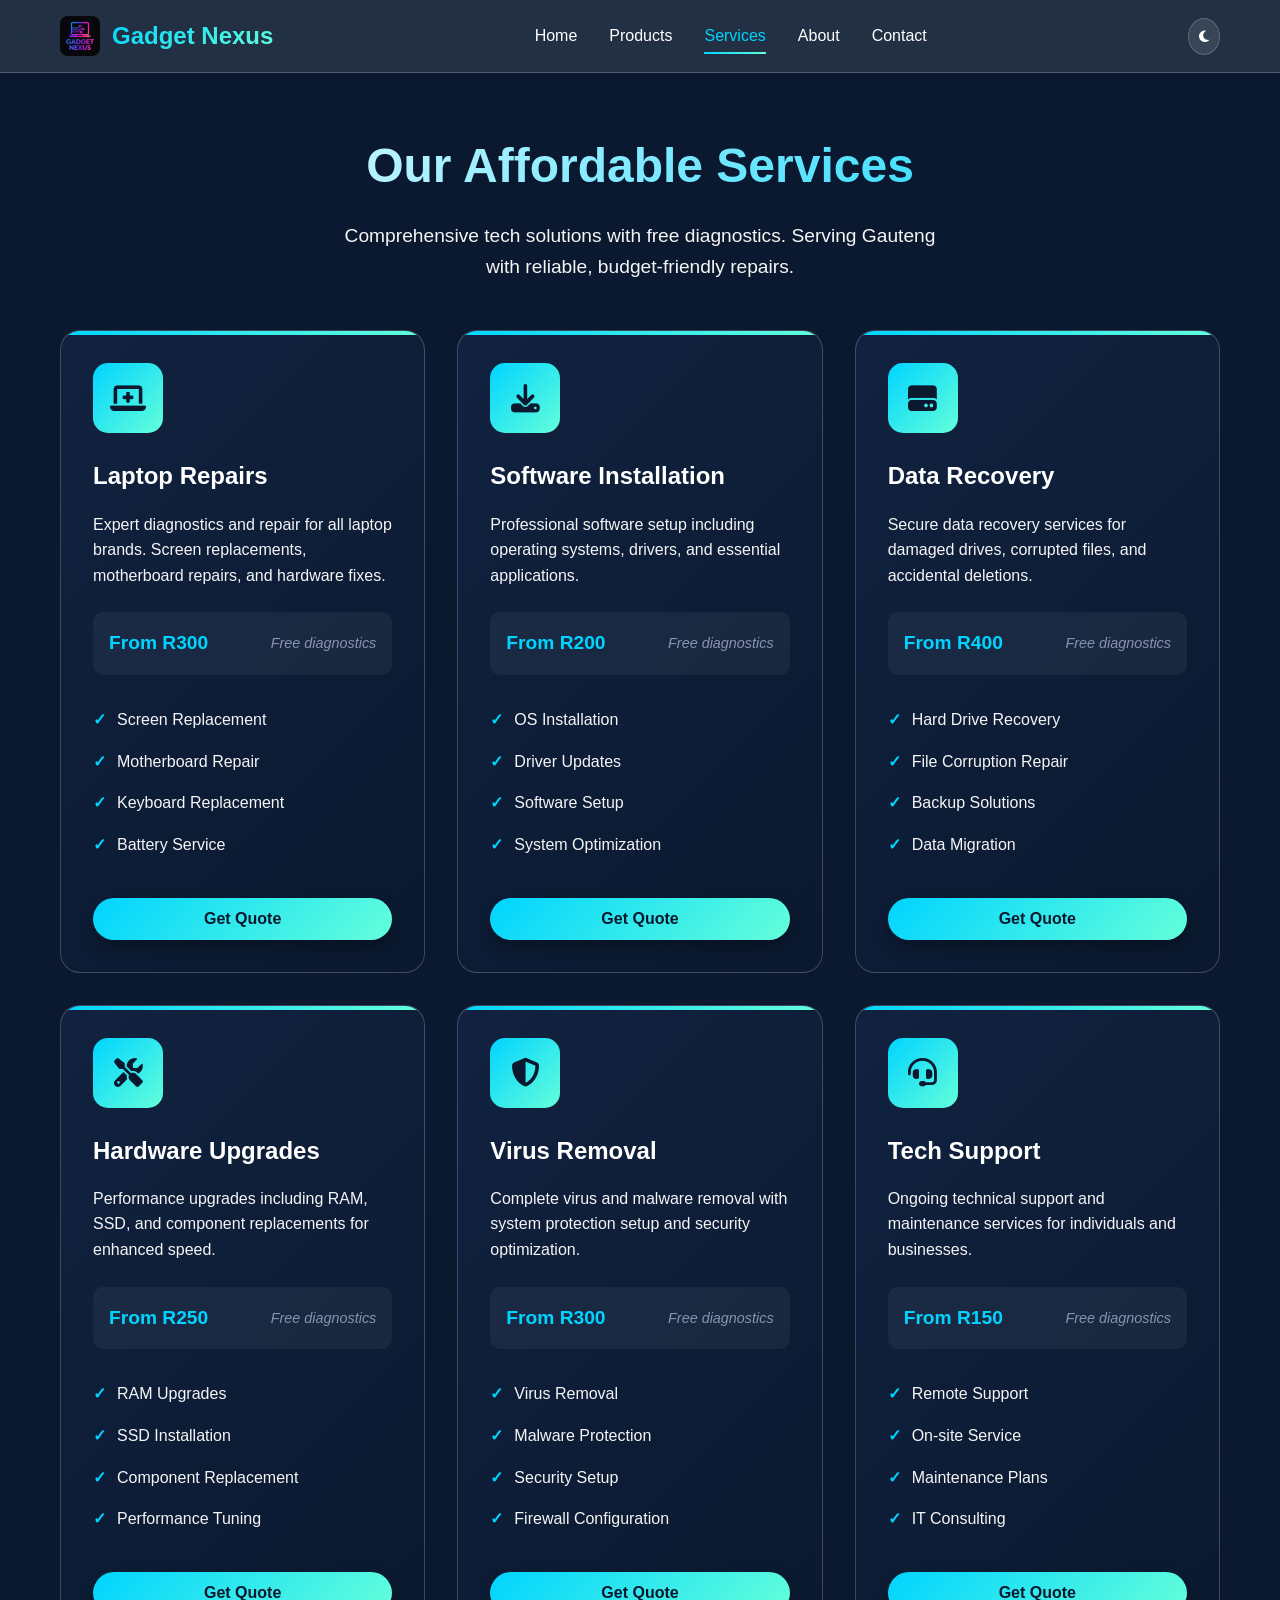
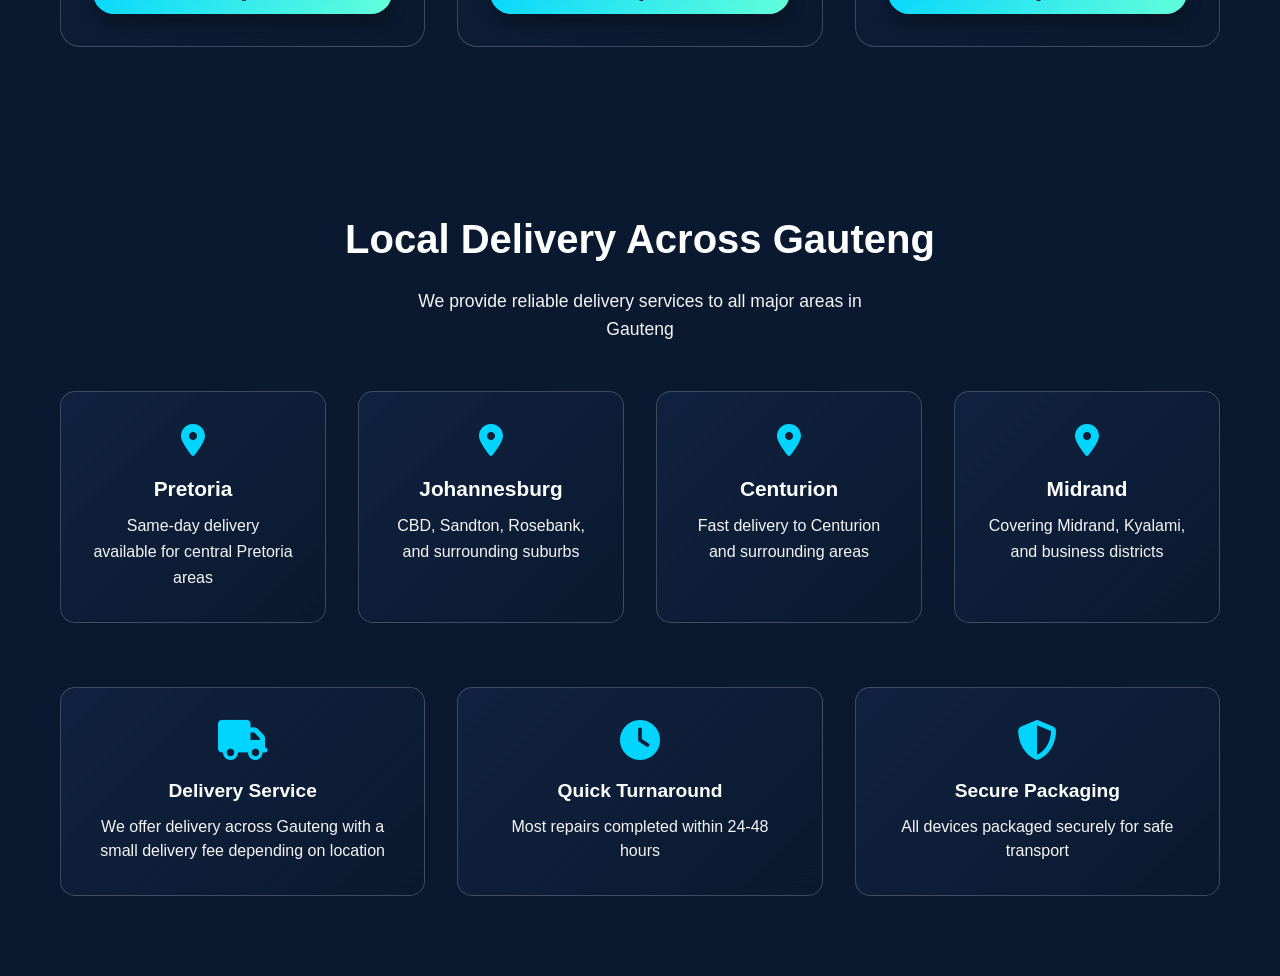
<file: services.html>
<!DOCTYPE html>
<html lang="en">
<head>
    <meta charset="UTF-8">
    <meta name="viewport" content="width=device-width, initial-scale=1.0">
    <title>Services - Gadget Nexus</title>
    <link rel="stylesheet" href="styles.css">
    <link href="https://cdnjs.cloudflare.com/ajax/libs/font-awesome/6.4.2/css/all.min.css" rel="stylesheet">
</head>
<body>
    <nav class="navbar">
        <div class="nav-container">
            <div class="nav-logo">
                <img src="assets/images/logo.png" alt="Gadget Nexus" class="logo">
                <span class="brand-name">Gadget Nexus</span>
            </div>
            <div class="nav-links">
                <a href="index.html" class="nav-link">Home</a>
                <a href="products.html" class="nav-link">Products</a>
                <a href="services.html" class="nav-link active">Services</a>
                <a href="about.html" class="nav-link">About</a>
                <a href="contact.html" class="nav-link">Contact</a>
            </div>
            <div class="nav-actions">
                <button class="theme-toggle" id="themeToggle">
                    <i class="fas fa-moon"></i>
                </button>
            </div>
        </div>
    </nav>

    <section class="services-page">
        <div class="container">
            <h1 class="page-title fly-in">Our Affordable Services</h1>
            <p class="page-subtitle slide-up">Comprehensive tech solutions with free diagnostics. Serving Gauteng with reliable, budget-friendly repairs.</p>

            <div class="services-grid">
                <div class="service-card slide-in-left">
                    <div class="service-icon">
                        <i class="fas fa-laptop-medical"></i>
                    </div>
                    <h3>Laptop Repairs</h3>
                    <p>Expert diagnostics and repair for all laptop brands. Screen replacements, motherboard repairs, and hardware fixes.</p>
                    <div class="service-pricing">
                        <span class="price">From R300</span>
                        <span class="note">Free diagnostics</span>
                    </div>
                    <ul class="service-features">
                        <li>Screen Replacement</li>
                        <li>Motherboard Repair</li>
                        <li>Keyboard Replacement</li>
                        <li>Battery Service</li>
                    </ul>
                    <button class="btn btn-primary service-btn" data-service="Laptop Repairs">
                        Get Quote
                    </button>
                </div>

                <div class="service-card slide-up">
                    <div class="service-icon">
                        <i class="fas fa-download"></i>
                    </div>
                    <h3>Software Installation</h3>
                    <p>Professional software setup including operating systems, drivers, and essential applications.</p>
                    <div class="service-pricing">
                        <span class="price">From R200</span>
                        <span class="note">Free diagnostics</span>
                    </div>
                    <ul class="service-features">
                        <li>OS Installation</li>
                        <li>Driver Updates</li>
                        <li>Software Setup</li>
                        <li>System Optimization</li>
                    </ul>
                    <button class="btn btn-primary service-btn" data-service="Software Installation">
                        Get Quote
                    </button>
                </div>

                <div class="service-card slide-in-right">
                    <div class="service-icon">
                        <i class="fas fa-hdd"></i>
                    </div>
                    <h3>Data Recovery</h3>
                    <p>Secure data recovery services for damaged drives, corrupted files, and accidental deletions.</p>
                    <div class="service-pricing">
                        <span class="price">From R400</span>
                        <span class="note">Free diagnostics</span>
                    </div>
                    <ul class="service-features">
                        <li>Hard Drive Recovery</li>
                        <li>File Corruption Repair</li>
                        <li>Backup Solutions</li>
                        <li>Data Migration</li>
                    </ul>
                    <button class="btn btn-primary service-btn" data-service="Data Recovery">
                        Get Quote
                    </button>
                </div>

                <div class="service-card slide-in-left">
                    <div class="service-icon">
                        <i class="fas fa-tools"></i>
                    </div>
                    <h3>Hardware Upgrades</h3>
                    <p>Performance upgrades including RAM, SSD, and component replacements for enhanced speed.</p>
                    <div class="service-pricing">
                        <span class="price">From R250</span>
                        <span class="note">Free diagnostics</span>
                    </div>
                    <ul class="service-features">
                        <li>RAM Upgrades</li>
                        <li>SSD Installation</li>
                        <li>Component Replacement</li>
                        <li>Performance Tuning</li>
                    </ul>
                    <button class="btn btn-primary service-btn" data-service="Hardware Upgrades">
                        Get Quote
                    </button>
                </div>

                <div class="service-card slide-up">
                    <div class="service-icon">
                        <i class="fas fa-shield-alt"></i>
                    </div>
                    <h3>Virus Removal</h3>
                    <p>Complete virus and malware removal with system protection setup and security optimization.</p>
                    <div class="service-pricing">
                        <span class="price">From R300</span>
                        <span class="note">Free diagnostics</span>
                    </div>
                    <ul class="service-features">
                        <li>Virus Removal</li>
                        <li>Malware Protection</li>
                        <li>Security Setup</li>
                        <li>Firewall Configuration</li>
                    </ul>
                    <button class="btn btn-primary service-btn" data-service="Virus Removal">
                        Get Quote
                    </button>
                </div>

                <div class="service-card slide-in-right">
                    <div class="service-icon">
                        <i class="fas fa-headset"></i>
                    </div>
                    <h3>Tech Support</h3>
                    <p>Ongoing technical support and maintenance services for individuals and businesses.</p>
                    <div class="service-pricing">
                        <span class="price">From R150</span>
                        <span class="note">Free diagnostics</span>
                    </div>
                    <ul class="service-features">
                        <li>Remote Support</li>
                        <li>On-site Service</li>
                        <li>Maintenance Plans</li>
                        <li>IT Consulting</li>
                    </ul>
                    <button class="btn btn-primary service-btn" data-service="Tech Support">
                        Get Quote
                    </button>
                </div>
            </div>
        </div>
    </section>

    <section class="delivery-section">
        <div class="container">
            <h2 class="section-title fly-in">Local Delivery Across Gauteng</h2>
            <p class="section-subtitle slide-up">We provide reliable delivery services to all major areas in Gauteng</p>
            
            <div class="delivery-areas">
                <div class="area-card slide-up">
                    <i class="fas fa-map-marker-alt"></i>
                    <h3>Pretoria</h3>
                    <p>Same-day delivery available for central Pretoria areas</p>
                </div>
                <div class="area-card slide-up">
                    <i class="fas fa-map-marker-alt"></i>
                    <h3>Johannesburg</h3>
                    <p>CBD, Sandton, Rosebank, and surrounding suburbs</p>
                </div>
                <div class="area-card slide-up">
                    <i class="fas fa-map-marker-alt"></i>
                    <h3>Centurion</h3>
                    <p>Fast delivery to Centurion and surrounding areas</p>
                </div>
                <div class="area-card slide-up">
                    <i class="fas fa-map-marker-alt"></i>
                    <h3>Midrand</h3>
                    <p>Covering Midrand, Kyalami, and business districts</p>
                </div>
            </div>
            
            <div class="delivery-info">
                <div class="info-item">
                    <i class="fas fa-truck"></i>
                    <h4>Delivery Service</h4>
                    <p>We offer delivery across Gauteng with a small delivery fee depending on location</p>
                </div>
                <div class="info-item">
                    <i class="fas fa-clock"></i>
                    <h4>Quick Turnaround</h4>
                    <p>Most repairs completed within 24-48 hours</p>
                </div>
                <div class="info-item">
                    <i class="fas fa-shield-alt"></i>
                    <h4>Secure Packaging</h4>
                    <p>All devices packaged securely for safe transport</p>
                </div>
            </div>
        </div>
    </section>

    <script src="navigation.js"></script>
    <script src="script.js"></script>
</body>
</html>
</file>
<file: styles.css>
:root {
    /* Color Palette - Dark Blue, Cyan, White Tech Theme */
    --dark-blue: #0a192f;
    --dark-blue-light: #112240;
    --dark-blue-dark: #020c1b;
    --cyan: #00d4ff;
    --cyan-light: #64ffda;
    --cyan-dark: #00b4cc;
    --accent: #ff6b6b;
    --accent-dark: #e23846;
    --white: #ffffff;
    --off-white: #f5f5f5;
    --gray: #8892b0;
    --light-gray: #ccd6f6;
    
    /* Gradients */
    --gradient-hero: linear-gradient(135deg, var(--dark-blue) 0%, var(--dark-blue-light) 100%);
    --gradient-cyan: linear-gradient(135deg, var(--cyan) 0%, var(--cyan-light) 100%);
    --gradient-accent: linear-gradient(135deg, var(--accent) 0%, var(--accent-dark) 100%);
    --gradient-card: linear-gradient(135deg, var(--dark-blue-light) 0%, var(--dark-blue) 100%);
    
    /* Glassmorphism */
    --glass-bg: rgba(255, 255, 255, 0.1);
    --glass-border: rgba(255, 255, 255, 0.2);
    --glass-shadow: 0 8px 32px rgba(0, 0, 0, 0.3);
    
    /* Shadows */
    --shadow-sm: 0 2px 4px rgba(0, 0, 0, 0.1);
    --shadow-md: 0 4px 8px rgba(0, 0, 0, 0.2);
    --shadow-lg: 0 8px 16px rgba(0, 0, 0, 0.3);
    --shadow-xl: 0 16px 32px rgba(0, 0, 0, 0.4);
    
    /* Animations */
    --ease-out: cubic-bezier(0.25, 0.46, 0.45, 0.94);
    --ease-in-out: cubic-bezier(0.42, 0, 0.58, 1);
}

[data-theme="light"] {
    --dark-blue: #f8f9fa;
    --dark-blue-light: #e9ecef;
    --dark-blue-dark: #dee2e6;
    --white: #0a192f;
    --off-white: #112240;
    --gray: #495057;
    --light-gray: #6c757d;
    --glass-bg: rgba(10, 25, 47, 0.05);
    --glass-border: rgba(10, 25, 47, 0.1);
}

* {
    margin: 0;
    padding: 0;
    box-sizing: border-box;
}

body {
    font-family: 'Inter', -apple-system, BlinkMacSystemFont, sans-serif;
    background: var(--dark-blue);
    color: var(--white);
    overflow-x: hidden;
    line-height: 1.6;
    transition: background-color 0.3s ease, color 0.3s ease;
}

/* === ANIMATIONS === */
@keyframes fadeInUp {
    from {
        opacity: 0;
        transform: translateY(50px);
    }
    to {
        opacity: 1;
        transform: translateY(0);
    }
}

@keyframes slideInLeft {
    from {
        opacity: 0;
        transform: translateX(-100px);
    }
    to {
        opacity: 1;
        transform: translateX(0);
    }
}

@keyframes slideInRight {
    from {
        opacity: 0;
        transform: translateX(100px);
    }
    to {
        opacity: 1;
        transform: translateX(0);
    }
}

@keyframes scaleIn {
    from {
        opacity: 0;
        transform: scale(0.8);
    }
    to {
        opacity: 1;
        transform: scale(1);
    }
}

@keyframes pulseGlow {
    0% {
        box-shadow: 0 0 0 0 rgba(212, 175, 55, 0.7);
    }
    70% {
        box-shadow: 0 0 0 15px rgba(212, 175, 55, 0);
    }
    100% {
        box-shadow: 0 0 0 0 rgba(212, 175, 55, 0);
    }
}

@keyframes float {
    0%, 100% {
        transform: translateY(0);
    }
    50% {
        transform: translateY(-20px);
    }
}

@keyframes tilt {
    0%, 100% {
        transform: rotate(0deg);
    }
    25% {
        transform: rotate(1deg);
    }
    75% {
        transform: rotate(-1deg);
    }
}

/* Animation Classes */
.fly-in { animation: fadeInUp 1s var(--ease-out); }
.slide-in-left { animation: slideInLeft 0.8s var(--ease-out); }
.slide-in-right { animation: slideInRight 0.8s var(--ease-out); }
.slide-up { animation: fadeInUp 0.8s var(--ease-out); }
.scale-in { animation: scaleIn 0.6s var(--ease-out); }
.pulse-glow { animation: pulseGlow 2s infinite; }
.float { animation: float 4s var(--ease-in-out) infinite; }
.tilt { animation: tilt 6s var(--ease-in-out) infinite; }

/* Scroll-triggered animations */
.scroll-animate {
    opacity: 0;
    transform: translateY(50px);
    transition: all 0.8s var(--ease-out);
}

.scroll-animate.visible {
    opacity: 1;
    transform: translateY(0);
}

/* === LAYOUT & UTILITIES === */
.container {
    max-width: 1200px;
    margin: 0 auto;
    padding: 0 20px;
}

/* === NAVIGATION === */
.navbar {
    position: fixed;
    top: 0;
    width: 100%;
    background: var(--glass-bg);
    backdrop-filter: blur(20px);
    border-bottom: 1px solid var(--glass-border);
    z-index: 1000;
    padding: 1rem 0;
}

.nav-container {
    max-width: 1200px;
    margin: 0 auto;
    padding: 0 20px;
    display: flex;
    justify-content: space-between;
    align-items: center;
}

.nav-logo {
    display: flex;
    align-items: center;
    gap: 12px;
}

.logo {
    height: 40px;
    width: auto;
    border-radius: 8px;
}

.brand-name {
    font-size: 1.5rem;
    font-weight: 700;
    background: var(--gradient-cyan);
    -webkit-background-clip: text;
    -webkit-text-fill-color: transparent;
    background-clip: text;
}

.nav-links {
    display: flex;
    gap: 2rem;
    align-items: center;
}

.nav-link {
    text-decoration: none;
    color: var(--white);
    font-weight: 500;
    transition: all 0.3s ease;
    position: relative;
}

.nav-link:hover,
.nav-link.active {
    color: var(--cyan);
}

.nav-link.active::after {
    content: '';
    position: absolute;
    bottom: -5px;
    left: 0;
    width: 100%;
    height: 2px;
    background: var(--gradient-cyan);
}

.nav-actions {
    display: flex;
    align-items: center;
    gap: 1rem;
}

.theme-toggle {
    background: var(--glass-bg);
    border: 1px solid var(--glass-border);
    color: var(--white);
    padding: 10px;
    border-radius: 50%;
    cursor: pointer;
    transition: all 0.3s ease;
}

.theme-toggle:hover {
    background: var(--cyan);
    color: var(--dark-blue);
}

/* === HERO SECTION === */
.hero {
    min-height: 100vh;
    display: flex;
    align-items: center;
    position: relative;
    overflow: hidden;
}

.hero-background {
    position: absolute;
    top: 0;
    left: 0;
    width: 100%;
    height: 100%;
    z-index: -1;
}

.floating-shapes {
    position: relative;
    width: 100%;
    height: 100%;
}

.shape {
    position: absolute;
    border-radius: 50%;
    background: var(--gradient-cyan);
    opacity: 0.1;
    animation: float 6s ease-in-out infinite;
}

.shape-1 {
    width: 200px;
    height: 200px;
    top: 10%;
    left: 10%;
    animation-delay: 0s;
}

.shape-2 {
    width: 150px;
    height: 150px;
    top: 60%;
    right: 10%;
    animation-delay: 2s;
}

.shape-3 {
    width: 100px;
    height: 100px;
    bottom: 20%;
    left: 20%;
    animation-delay: 4s;
}

.hero-content {
    max-width: 1200px;
    margin: 0 auto;
    padding: 0 20px;
    display: grid;
    grid-template-columns: 1fr 1fr;
    gap: 4rem;
    align-items: center;
}

.hero-title {
    font-size: clamp(2.5rem, 5vw, 4rem);
    font-weight: 800;
    line-height: 1.1;
    margin-bottom: 1.5rem;
    background: linear-gradient(135deg, var(--white) 0%, var(--cyan) 100%);
    -webkit-background-clip: text;
    -webkit-text-fill-color: transparent;
    background-clip: text;
}

.hero-subtitle {
    font-size: 1.25rem;
    color: var(--off-white);
    margin-bottom: 2rem;
    line-height: 1.6;
}

.hero-buttons {
    display: flex;
    gap: 1rem;
    flex-wrap: wrap;
}

.btn {
    padding: 12px 32px;
    border-radius: 50px;
    border: none;
    font-weight: 600;
    cursor: pointer;
    transition: all 0.3s ease;
    text-decoration: none;
    display: inline-flex;
    align-items: center;
    gap: 0.5rem;
    font-size: 1rem;
    text-align: center;
}

.btn-primary {
    background: var(--gradient-cyan);
    color: var(--dark-blue);
    box-shadow: var(--shadow-lg);
}

.btn-primary:hover {
    transform: translateY(-2px);
    box-shadow: var(--shadow-xl);
}

.btn-secondary {
    background: transparent;
    color: var(--cyan);
    border: 2px solid var(--cyan);
}

.btn-secondary:hover {
    background: var(--cyan);
    color: var(--dark-blue);
    transform: translateY(-2px);
}

.btn-outline {
    background: transparent;
    color: var(--white);
    border: 2px solid var(--light-gray);
}

.btn-outline:hover {
    border-color: var(--cyan);
    color: var(--cyan);
}

.hero-visual {
    display: flex;
    justify-content: center;
    align-items: center;
}

.floating-laptop {
    animation: float 4s ease-in-out infinite;
}

.floating-laptop img {
    max-width: 100%;
    border-radius: 20px;
    box-shadow: var(--shadow-xl);
    border: 1px solid var(--glass-border);
}

/* === SECTIONS COMMON === */
section {
    padding: 5rem 0;
}

.page-title {
    font-size: 3rem;
    font-weight: 800;
    margin-bottom: 1rem;
    text-align: center;
    background: linear-gradient(135deg, var(--white) 0%, var(--cyan) 100%);
    -webkit-background-clip: text;
    -webkit-text-fill-color: transparent;
    background-clip: text;
}

.page-subtitle {
    font-size: 1.2rem;
    color: var(--off-white);
    text-align: center;
    margin-bottom: 3rem;
    max-width: 600px;
    margin-left: auto;
    margin-right: auto;
}

.section-title {
    font-size: 2.5rem;
    font-weight: 700;
    margin-bottom: 1rem;
    text-align: center;
}

.section-subtitle {
    font-size: 1.1rem;
    color: var(--off-white);
    text-align: center;
    margin-bottom: 3rem;
    max-width: 500px;
    margin-left: auto;
    margin-right: auto;
}

/* === PRODUCTS GRID === */
.products-grid {
    display: grid;
    grid-template-columns: repeat(auto-fit, minmax(300px, 1fr));
    gap: 2rem;
    margin-top: 3rem;
}

.products-grid-full {
    display: grid;
    grid-template-columns: repeat(auto-fill, minmax(280px, 1fr));
    gap: 2rem;
    margin-top: 3rem;
}

.product-card {
    background: var(--gradient-card);
    border-radius: 20px;
    padding: 1.5rem;
    box-shadow: var(--shadow-lg);
    transition: all 0.3s ease;
    border: 1px solid var(--glass-border);
    position: relative;
    overflow: hidden;
    cursor: pointer;
}

.product-card::before {
    content: '';
    position: absolute;
    top: 0;
    left: 0;
    right: 0;
    height: 3px;
    background: var(--gradient-cyan);
}

.product-card:hover {
    transform: translateY(-10px);
    box-shadow: var(--shadow-xl);
}

.product-image {
    width: 100%;
    height: 200px;
    border-radius: 15px;
    overflow: hidden;
    margin-bottom: 1rem;
}

.product-image img {
    width: 100%;
    height: 100%;
    object-fit: cover;
    transition: transform 0.3s ease;
}

.product-card:hover .product-image img {
    transform: scale(1.05);
}

.product-info h3 {
    font-size: 1.25rem;
    font-weight: 600;
    margin-bottom: 0.5rem;
    color: var(--white);
}

.product-specs {
    color: var(--off-white);
    font-size: 0.9rem;
    margin-bottom: 1rem;
    line-height: 1.4;
}

.product-price {
    font-size: 1.5rem;
    font-weight: 700;
    color: var(--cyan);
    margin-bottom: 1rem;
}

.product-actions {
    display: flex;
    gap: 0.5rem;
}

.product-actions .btn {
    flex: 1;
    padding: 10px 16px;
    font-size: 0.9rem;
}

/* === FEATURES SECTION === */
.features {
    background: var(--dark-gray);
}

.features-grid {
    display: grid;
    grid-template-columns: repeat(auto-fit, minmax(250px, 1fr));
    gap: 2rem;
    margin-top: 3rem;
}

.feature-card {
    background: var(--gradient-card);
    padding: 2rem;
    border-radius: 15px;
    text-align: center;
    border: 1px solid var(--glass-border);
    transition: all 0.3s ease;
}

.feature-card:hover {
    transform: translateY(-5px);
    box-shadow: var(--shadow-lg);
}

.feature-icon {
    width: 80px;
    height: 80px;
    background: var(--gradient-cyan);
    border-radius: 50%;
    display: flex;
    align-items: center;
    justify-content: center;
    margin: 0 auto 1.5rem;
    font-size: 2rem;
    color: var(--dark-blue);
}

.feature-card h3 {
    font-size: 1.25rem;
    font-weight: 600;
    margin-bottom: 1rem;
    color: var(--white);
}

.feature-card p {
    color: var(--off-white);
    line-height: 1.6;
}

/* === SERVICES PAGE === */
.services-page {
    padding: 8rem 0 5rem;
}

.services-grid {
    display: grid;
    grid-template-columns: repeat(auto-fit, minmax(350px, 1fr));
    gap: 2rem;
    margin-top: 3rem;
}

.service-card {
    background: var(--gradient-card);
    padding: 2rem;
    border-radius: 20px;
    border: 1px solid var(--glass-border);
    transition: all 0.3s ease;
    position: relative;
    overflow: hidden;
}

.service-card::before {
    content: '';
    position: absolute;
    top: 0;
    left: 0;
    right: 0;
    height: 4px;
    background: var(--gradient-cyan);
}

.service-card:hover {
    transform: translateY(-5px);
    box-shadow: var(--shadow-xl);
}

.service-icon {
    width: 70px;
    height: 70px;
    background: var(--gradient-cyan);
    border-radius: 15px;
    display: flex;
    align-items: center;
    justify-content: center;
    margin-bottom: 1.5rem;
    font-size: 1.8rem;
    color: var(--dark-blue);
}

.service-card h3 {
    font-size: 1.5rem;
    font-weight: 600;
    margin-bottom: 1rem;
    color: var(--white);
}

.service-card p {
    color: var(--off-white);
    margin-bottom: 1.5rem;
    line-height: 1.6;
}

.service-pricing {
    display: flex;
    justify-content: space-between;
    align-items: center;
    margin-bottom: 1.5rem;
    padding: 1rem;
    background: rgba(255, 255, 255, 0.05);
    border-radius: 10px;
}

.service-pricing .price {
    font-size: 1.2rem;
    font-weight: 700;
    color: var(--cyan);
}

.service-pricing .note {
    font-size: 0.9rem;
    color: var(--gray);
    font-style: italic;
}

.service-features {
    list-style: none;
    margin-bottom: 2rem;
}

.service-features li {
    padding: 0.5rem 0;
    padding-left: 1.5rem;
    position: relative;
    color: var(--off-white);
}

.service-features li::before {
    content: '✓';
    position: absolute;
    left: 0;
    color: var(--cyan);
    font-weight: bold;
}

.service-btn {
    width: 100%;
    justify-content: center;
}

/* === ABOUT PAGE === */
.about-page {
    padding: 8rem 0 5rem;
}

.about-hero {
    display: grid;
    grid-template-columns: 1fr 1fr;
    gap: 4rem;
    align-items: center;
    margin-bottom: 5rem;
}

.about-subtitle {
    font-size: 1.2rem;
    color: var(--off-white);
    margin-bottom: 2rem;
    line-height: 1.6;
}

.about-stats {
    display: grid;
    grid-template-columns: repeat(3, 1fr);
    gap: 2rem;
    margin-top: 2rem;
}

.stat {
    text-align: center;
}

.stat-number {
    font-size: 2.5rem;
    font-weight: 800;
    background: var(--gradient-cyan);
    -webkit-background-clip: text;
    -webkit-text-fill-color: transparent;
    background-clip: text;
    margin-bottom: 0.5rem;
}

.stat-label {
    color: var(--off-white);
    font-size: 0.9rem;
}

.about-visual img {
    width: 100%;
    border-radius: 20px;
    box-shadow: var(--shadow-xl);
    border: 1px solid var(--glass-border);
}

.mission-section {
    margin: 5rem 0;
}

.mission-grid {
    display: grid;
    grid-template-columns: repeat(auto-fit, minmax(300px, 1fr));
    gap: 2rem;
    margin-top: 3rem;
}

.mission-card {
    background: var(--gradient-card);
    padding: 2rem;
    border-radius: 15px;
    text-align: center;
    border: 1px solid var(--glass-border);
    transition: all 0.3s ease;
}

.mission-card:hover {
    transform: translateY(-5px);
    box-shadow: var(--shadow-lg);
}

.mission-card i {
    font-size: 3rem;
    color: var(--cyan);
    margin-bottom: 1.5rem;
}

.mission-card h3 {
    font-size: 1.5rem;
    font-weight: 600;
    margin-bottom: 1rem;
    color: var(--white);
}

.mission-card p {
    color: var(--off-white);
    line-height: 1.6;
}

.story-section {
    margin: 5rem 0;
}

.story-content p {
    font-size: 1.1rem;
    color: var(--off-white);
    margin-bottom: 1.5rem;
    line-height: 1.7;
    max-width: 800px;
    margin-left: auto;
    margin-right: auto;
}

.team-section {
    margin: 5rem 0;
}

.team-card {
    background: var(--gradient-card);
    border-radius: 20px;
    padding: 3rem;
    display: grid;
    grid-template-columns: auto 1fr;
    gap: 3rem;
    align-items: center;
    border: 1px solid var(--glass-border);
    max-width: 800px;
    margin: 0 auto;
}

/* Founder card on contact page */
.contact-founder {
    max-width: 900px;
    margin: 3rem auto 1rem;
    padding: 1rem 20px;
}

.founder-card {
    display: flex;
    gap: 1.5rem;
    align-items: center;
    background: var(--gradient-card);
    padding: 1.25rem;
    border-radius: 15px;
    border: 1px solid var(--glass-border);
}

.founder-image {
    width: 96px;
    height: 96px;
    border-radius: 50%;
    overflow: hidden;
    flex-shrink: 0;
    border: 4px solid var(--cyan);
}

.founder-image img {
    width: 100%;
    height: 100%;
    object-fit: cover;
}

.founder-info .founder-name {
    margin: 0;
    font-size: 1.25rem;
}

.name-circle {
    display: inline-block;
    padding: 0.25rem 0.9rem;
    border-radius: 999px;
    border: 3px solid var(--cyan);
    color: var(--white);
    background: transparent;
    font-weight: 700;
}

.team-image {
    width: 200px;
    height: 200px;
    border-radius: 50%;
    overflow: hidden;
    border: 4px solid var(--cyan);
}

.team-image img {
    width: 100%;
    height: 100%;
    object-fit: cover;
}

.team-info h3 {
    font-size: 2rem;
    font-weight: 700;
    margin-bottom: 0.5rem;
    color: var(--white);
}

.team-role {
    color: var(--cyan);
    font-size: 1.1rem;
    font-weight: 600;
    margin-bottom: 1rem;
}

.team-bio {
    color: var(--off-white);
    line-height: 1.6;
    margin-bottom: 1.5rem;
}

.team-skills {
    display: flex;
    flex-wrap: wrap;
    gap: 0.5rem;
}

.skill-tag {
    background: var(--gradient-cyan);
    color: var(--dark-blue);
    padding: 0.5rem 1rem;
    border-radius: 20px;
    font-size: 0.9rem;
    font-weight: 600;
}

/* === CONTACT PAGE === */
.contact-page {
    padding: 8rem 0 5rem;
}

.contact-grid {
    display: grid;
    grid-template-columns: 1fr 1fr;
    gap: 4rem;
    margin-top: 3rem;
}

.contact-info h2 {
    font-size: 2rem;
    font-weight: 700;
    margin-bottom: 2rem;
    color: var(--white);
}

.contact-methods {
    display: flex;
    flex-direction: column;
    gap: 1.5rem;
    margin-bottom: 3rem;
}

.contact-method {
    display: flex;
    align-items: flex-start;
    gap: 1rem;
    padding: 1.5rem;
    background: var(--gradient-card);
    border-radius: 15px;
    border: 1px solid var(--glass-border);
    transition: all 0.3s ease;
}

.contact-method:hover {
    transform: translateX(10px);
    box-shadow: var(--shadow-lg);
}

.method-icon {
    width: 50px;
    height: 50px;
    background: var(--gradient-cyan);
    border-radius: 50%;
    display: flex;
    align-items: center;
    justify-content: center;
    color: var(--dark-blue);
    font-size: 1.2rem;
    flex-shrink: 0;
}

.method-details h3 {
    font-size: 1.1rem;
    font-weight: 600;
    margin-bottom: 0.5rem;
    color: var(--white);
}

.method-link {
    color: var(--cyan);
    text-decoration: none;
    font-weight: 600;
    display: block;
    margin-bottom: 0.25rem;
    transition: color 0.3s ease;
}

.method-link:hover {
    color: var(--cyan-light);
}

.method-details p {
    color: var(--off-white);
    font-size: 0.9rem;
}

.business-hours {
    background: var(--gradient-card);
    padding: 2rem;
    border-radius: 15px;
    border: 1px solid var(--glass-border);
}

.business-hours h3 {
    font-size: 1.2rem;
    font-weight: 600;
    margin-bottom: 1.5rem;
    color: var(--white);
}

.hours-list {
    display: flex;
    flex-direction: column;
    gap: 1rem;
}

.hour-item {
    display: flex;
    justify-content: space-between;
    padding: 0.5rem 0;
    border-bottom: 1px solid var(--light-gray);
}

.hour-item:last-child {
    border-bottom: none;
}

.hour-item span:first-child {
    color: var(--off-white);
}

.hour-item span:last-child {
    color: var(--white);
    font-weight: 600;
}

.contact-form-container {
    background: var(--gradient-card);
    padding: 2rem;
    border-radius: 20px;
    border: 1px solid var(--glass-border);
    height: fit-content;
}

.form-header {
    text-align: center;
    margin-bottom: 2rem;
}

.form-header h3 {
    font-size: 1.5rem;
    font-weight: 600;
    margin-bottom: 0.5rem;
    color: var(--white);
}

.form-header p {
    color: var(--off-white);
}

.contact-form {
    display: flex;
    flex-direction: column;
    gap: 1.5rem;
}

.form-group {
    position: relative;
}

.form-group label {
    display: block;
    margin-bottom: 0.5rem;
    font-weight: 500;
    color: var(--white);
}

.form-group input,
.form-group select,
.form-group textarea {
    width: 100%;
    padding: 1rem 1rem 1rem 3rem;
    border: 1px solid var(--light-gray);
    border-radius: 10px;
    background: var(--dark-gray);
    color: var(--white);
    font-family: inherit;
    font-size: 1rem;
    transition: all 0.3s ease;
}

.form-group textarea {
    resize: vertical;
    min-height: 120px;
}

.form-group input:focus,
.form-group select:focus,
.form-group textarea:focus {
    outline: none;
    border-color: var(--cyan);
    box-shadow: 0 0 0 3px rgba(212, 175, 55, 0.1);
}

.form-icon {
    position: absolute;
    left: 1rem;
    top: 50%;
    transform: translateY(-50%);
    color: var(--off-white);
    transition: color 0.3s ease;
}

.form-group:focus-within .form-icon {
    color: var(--cyan);
}

.textarea-icon {
    top: 1.5rem;
    transform: none;
}

.submit-btn {
    width: 100%;
    justify-content: center;
    margin-top: 1rem;
}

.form-success {
    text-align: center;
    padding: 3rem 2rem;
    background: var(--gradient-card);
    border-radius: 15px;
    border: 1px solid var(--glass-border);
}

.success-icon {
    font-size: 4rem;
    color: var(--cyan);
    margin-bottom: 1rem;
}

.form-success h3 {
    font-size: 1.5rem;
    font-weight: 600;
    margin-bottom: 1rem;
    color: var(--white);
}

.form-success p {
    color: var(--off-white);
}

.map-section {
    margin-top: 5rem;
}

.map-container {
    background: var(--gradient-card);
    border-radius: 20px;
    padding: 3rem;
    border: 1px solid var(--glass-border);
    text-align: center;
}

.map-placeholder i {
    font-size: 4rem;
    color: var(--cyan);
    margin-bottom: 1.5rem;
}

.map-placeholder h3 {
    font-size: 1.5rem;
    font-weight: 600;
    margin-bottom: 1rem;
    color: var(--white);
}

.map-placeholder p {
    color: var(--off-white);
    margin-bottom: 2rem;
}

.location-details {
    text-align: left;
    max-width: 400px;
    margin: 0 auto;
}

.location-details p {
    margin-bottom: 0.5rem;
    color: var(--off-white);
}

.location-details strong {
    color: var(--white);
}

/* === PRODUCTS FILTER === */
.products-filter {
    display: flex;
    gap: 1rem;
    margin-bottom: 2rem;
    flex-wrap: wrap;
}

.search-input {
    flex: 1;
    min-width: 250px;
    padding: 1rem;
    border: 1px solid var(--light-gray);
    border-radius: 10px;
    background: var(--dark-gray);
    color: var(--white);
    font-size: 1rem;
}

.search-input:focus {
    outline: none;
    border-color: var(--cyan);
}

.filter-select {
    padding: 1rem;
    border: 1px solid var(--light-gray);
    border-radius: 10px;
    background: var(--dark-gray);
    color: var(--white);
    font-size: 1rem;
    min-width: 200px;
}

.filter-select:focus {
    outline: none;
    border-color: var(--cyan);
}

/* === MODAL === */
.modal {
    display: none;
    position: fixed;
    top: 0;
    left: 0;
    width: 100%;
    height: 100%;
    background: rgba(0, 0, 0, 0.8);
    z-index: 1000;
    backdrop-filter: blur(5px);
}

.modal-content {
    background: var(--gradient-card);
    margin: 4% auto;
    padding: 1.75rem;
    border-radius: 20px;
    max-width: 500px;
    width: min(95%, 500px);
    max-height: 80vh;
    overflow-y: auto;
    position: relative;
    border: 1px solid var(--glass-border);
    box-shadow: var(--shadow-xl);
}

.close-modal {
    position: absolute;
    top: 1rem;
    right: 1rem;
    font-size: 1.5rem;
    cursor: pointer;
    color: var(--white);
    transition: color 0.3s ease;
    background: none;
    border: none;
}

.close-modal:hover {
    color: var(--cyan);
}

/* === WATERMARK / AVATAR === */
.watermark {
    position: fixed;
    bottom: 20px;
    right: 20px;
    display: flex;
    align-items: center;
    gap: 0.75rem;
    background: rgba(0,0,0,0.35);
    padding: 8px 10px;
    border-radius: 999px;
    color: var(--off-white);
    opacity: 0.95;
    z-index: 999;
    border: 1px solid var(--glass-border);
}

.wm-avatar {
    position: relative;
    width: 48px;
    height: 48px;
    border-radius: 50%;
    overflow: hidden;
    border: 2px solid var(--cyan);
    flex-shrink: 0;
    background: var(--dark-gray);
    display: flex;
    align-items: center;
    justify-content: center;
}

.wm-avatar img {
    width: 100%;
    height: 100%;
    object-fit: cover;
    display: block;
}

.wm-upload {
    position: absolute;
    bottom: -6px;
    right: -6px;
    background: var(--cyan);
    color: var(--dark-blue);
    width: 30px;
    height: 30px;
    border-radius: 50%;
    display: flex;
    align-items: center;
    justify-content: center;
    font-size: 0.85rem;
    border: 2px solid rgba(0,0,0,0.08);
    cursor: pointer;
}

.wm-info {
    display: flex;
    flex-direction: column;
}

.wm-name {
    font-size: 0.85rem;
    color: var(--off-white);
}

.wm-name strong {
    color: var(--cyan);
    font-weight: 700;
}

.wm-phone {
    color: var(--cyan);
    font-size: 0.8rem;
    text-decoration: none;
}

.wm-phone:hover {
    color: var(--cyan-light);
}

.wm-clear {
    position: absolute;
    top: -8px;
    right: -8px;
    background: var(--accent);
    color: var(--white);
    width: 28px;
    height: 28px;
    border-radius: 50%;
    display: flex;
    align-items: center;
    justify-content: center;
    font-size: 0.8rem;
    border: 2px solid rgba(0,0,0,0.08);
    cursor: pointer;
}

.wm-clear:hover {
    background: var(--red-dark);
}

/* === RESPONSIVE DESIGN === */
@media (max-width: 768px) {
    .nav-container {
        flex-direction: column;
        gap: 1rem;
        padding: 1rem 20px;
    }

    .nav-links {
        gap: 1rem;
    }

    .hero-content {
        grid-template-columns: 1fr;
        text-align: center;
        gap: 2rem;
    }

    .hero-buttons {
        justify-content: center;
    }

    .about-hero {
        grid-template-columns: 1fr;
        gap: 2rem;
        text-align: center;
    }

    .contact-grid {
        grid-template-columns: 1fr;
        gap: 2rem;
    }

    .team-card {
        grid-template-columns: 1fr;
        text-align: center;
        gap: 2rem;
        padding: 2rem;
    }

    .about-stats {
        grid-template-columns: 1fr;
        gap: 1rem;
    }

    .products-filter {
        flex-direction: column;
    }

    .search-input,
    .filter-select {
        min-width: 100%;
    }

    .mission-grid,
    .features-grid,
    .services-grid {
        grid-template-columns: 1fr;
    }

    .products-grid,
    .products-grid-full {
        grid-template-columns: 1fr;
    }

    .modal-content {
        max-width: 90%;
        margin: 5% auto;
        padding: 1.5rem;
    }

    .product-modal-details {
        font-size: 0.9rem;
    }
}


@media (max-width: 480px) {
    .container {
        padding: 0 15px;
    }

    .page-title {
        font-size: 2rem;
    }

    .section-title {
        font-size: 1.8rem;
    }

    .hero-title {
        font-size: 2rem;
    }

    .btn {
        padding: 10px 20px;
        font-size: 0.9rem;
    }

    .product-actions {
        flex-direction: column;
    }

    .modal-content {
        margin: 10% auto;
        padding: 1.5rem;
    }

    .product-modal-image img {
        max-width: 100%;
    }

    .review-header {
        flex-direction: column;
        align-items: flex-start;
        gap: 0.5rem;
    }
}


/* === DELIVERY SECTION === */
.delivery-section {
    padding: 5rem 0;
    background: var(--dark-blue);
}

.delivery-areas {
    display: grid;
    grid-template-columns: repeat(auto-fit, minmax(250px, 1fr));
    gap: 2rem;
    margin-bottom: 4rem;
}

.area-card {
    background: var(--gradient-card);
    padding: 2rem;
    border-radius: 15px;
    text-align: center;
    border: 1px solid var(--glass-border);
    transition: all 0.3s ease;
}

.area-card:hover {
    transform: translateY(-5px);
    box-shadow: var(--shadow-lg);
}

.area-card i {
    font-size: 2rem;
    color: var(--cyan);
    margin-bottom: 1rem;
}

.area-card h3 {
    font-size: 1.3rem;
    font-weight: 600;
    margin-bottom: 0.5rem;
    color: var(--white);
}

.area-card p {
    color: var(--off-white);
    line-height: 1.6;
}

.delivery-info {
    display: grid;
    grid-template-columns: repeat(auto-fit, minmax(200px, 1fr));
    gap: 2rem;
}

.info-item {
    text-align: center;
    padding: 2rem;
    background: var(--gradient-card);
    border-radius: 15px;
    border: 1px solid var(--glass-border);
}

.info-item i {
    font-size: 2.5rem;
    color: var(--cyan);
    margin-bottom: 1rem;
}

.info-item h4 {
    font-size: 1.2rem;
    font-weight: 600;
    margin-bottom: 0.5rem;
    color: var(--white);
}

.info-item p {
    color: var(--off-white);
    line-height: 1.5;
}

/* === STOCK DISCLAIMER === */
.stock-disclaimer {
    background: var(--gradient-card);
    padding: 1.5rem;
    border-radius: 15px;
    border: 1px solid var(--glass-border);
    margin-bottom: 2rem;
    text-align: center;
}

.stock-disclaimer p {
    color: var(--off-white);
    margin: 0;
    line-height: 1.6;
}

.stock-disclaimer i {
    color: var(--cyan);
    margin-right: 0.5rem;
}

/* === WHY CHOOSE US === */
.why-choose-us {
    padding: 5rem 0;
    background: var(--dark-blue-light);
}

.why-grid {
    display: grid;
    grid-template-columns: repeat(auto-fit, minmax(300px, 1fr));
    gap: 2rem;
    margin-top: 3rem;
}

.why-card {
    background: var(--gradient-card);
    padding: 2.5rem;
    border-radius: 20px;
    text-align: center;
    border: 1px solid var(--glass-border);
    transition: all 0.3s ease;
}

.why-card:hover {
    transform: translateY(-10px);
    box-shadow: var(--shadow-xl);
}

.why-icon {
    width: 80px;
    height: 80px;
    background: var(--gradient-cyan);
    border-radius: 50%;
    display: flex;
    align-items: center;
    justify-content: center;
    margin: 0 auto 1.5rem;
    font-size: 2rem;
    color: var(--dark-blue);
}

.why-card h3 {
    font-size: 1.4rem;
    font-weight: 600;
    margin-bottom: 1rem;
    color: var(--white);
}

.why-card p {
    color: var(--off-white);
    line-height: 1.6;
}

/* === TESTIMONIALS === */
.testimonials {
    padding: 5rem 0;
    background: var(--dark-blue);
}

.testimonials-grid {
    display: grid;
    grid-template-columns: repeat(auto-fit, minmax(350px, 1fr));
    gap: 2rem;
    margin-top: 3rem;
}

.testimonial-card {
    background: var(--gradient-card);
    padding: 2.5rem;
    border-radius: 20px;
    border: 1px solid var(--glass-border);
    position: relative;
}

.testimonial-content {
    margin-bottom: 2rem;
}

.testimonial-content p {
    font-style: italic;
    color: var(--off-white);
    line-height: 1.6;
    font-size: 1.1rem;
}

.testimonial-author {
    display: flex;
    align-items: center;
    gap: 1rem;
}

.author-avatar {
    width: 60px;
    height: 60px;
    background: var(--gradient-cyan);
    border-radius: 50%;
    display: flex;
    align-items: center;
    justify-content: center;
    color: var(--dark-blue);
    font-size: 1.5rem;
}

.author-info h4 {
    font-size: 1.1rem;
    font-weight: 600;
    margin-bottom: 0.25rem;
    color: var(--white);
}

.author-info span {
    color: var(--gray);
    font-size: 0.9rem;
}

/* === CTA SECTION === */
.cta-section {
    padding: 5rem 0;
    background: linear-gradient(135deg, var(--dark-blue) 0%, var(--dark-blue-light) 100%);
    text-align: center;
}

.cta-content {
    max-width: 600px;
    margin: 0 auto;
}

.cta-content h2 {
    font-size: 2.5rem;
    font-weight: 700;
    margin-bottom: 1rem;
    color: var(--white);
}

.cta-content p {
    font-size: 1.2rem;
    color: var(--off-white);
    margin-bottom: 2rem;
}

.btn-large {
    padding: 1rem 2rem;
    font-size: 1.1rem;
    font-weight: 600;
}

/* === PRODUCT MODAL ENHANCEMENTS === */
.product-modal-image {
    text-align: center;
    margin-bottom: 2rem;
}

.product-modal-image img {
    max-width: 100%;
    height: auto;
    border-radius: 15px;
    box-shadow: var(--shadow-lg);
}

.product-modal-details {
    color: var(--white);
}

.detail-section {
    margin-bottom: 2rem;
}

.detail-section h3 {
    font-size: 1.3rem;
    font-weight: 600;
    margin-bottom: 1rem;
    color: var(--cyan);
    border-bottom: 2px solid var(--cyan);
    padding-bottom: 0.5rem;
}

.specs-list {
    list-style: none;
    padding: 0;
}

.specs-list li {
    padding: 0.5rem 0;
    border-bottom: 1px solid var(--glass-border);
}

.specs-list li:last-child {
    border-bottom: none;
}

.feature-list {
    list-style: none;
    padding: 0;
}

.feature-list li {
    padding: 0.3rem 0;
    position: relative;
    padding-left: 1.5rem;
}

.feature-list li:before {
    content: '✓';
    color: var(--cyan);
    font-weight: bold;
    position: absolute;
    left: 0;
}

.reviews-container {
    max-height: 200px;
    overflow-y: auto;
}

.review-item {
    background: var(--gradient-card);
    padding: 1rem;
    border-radius: 10px;
    margin-bottom: 1rem;
    border: 1px solid var(--glass-border);
}

.review-header {
    display: flex;
    justify-content: space-between;
    align-items: center;
    margin-bottom: 0.5rem;
}

.review-user {
    font-weight: 600;
    color: var(--white);
}

.review-rating {
    color: var(--cyan);
    font-size: 1.1rem;
}

.review-comment {
    color: var(--off-white);
    line-height: 1.5;
}

.product-modal-actions {
    text-align: center;
    margin-top: 2rem;
}
@keyframes float {
    0%, 100% { transform: translateY(0px); }
    50% { transform: translateY(-20px); }
}

@keyframes glow {
    0%, 100% { box-shadow: 0 0 20px var(--cyan); }
    50% { box-shadow: 0 0 40px var(--cyan), 0 0 60px var(--cyan); }
}

@keyframes rotate {
    from { transform: rotate(0deg); }
    to { transform: rotate(360deg); }
}

@keyframes pulse-border {
    0%, 100% { border-color: var(--cyan); }
    50% { border-color: var(--cyan-light); }
}

@keyframes typewriter {
    from { width: 0; }
    to { width: 100%; }
}

@keyframes fadeInScale {
    from {
        opacity: 0;
        transform: scale(0.8);
    }
    to {
        opacity: 1;
        transform: scale(1);
    }
}

@keyframes slideInBounce {
    0% {
        opacity: 0;
        transform: translateX(-100px);
    }
    60% {
        opacity: 1;
        transform: translateX(30px);
    }
    100% {
        opacity: 1;
        transform: translateX(0);
    }
}

@keyframes gradientShift {
    0% { background-position: 0% 50%; }
    50% { background-position: 100% 50%; }
    100% { background-position: 0% 50%; }
}

/* Apply animations */
.floating-laptop {
    animation: float 6s ease-in-out infinite;
}

.hero-title {
    animation: fadeInScale 1s ease-out;
}

.btn-primary:hover {
    animation: glow 1s ease-in-out infinite;
}

.why-icon {
    animation: rotate 20s linear infinite;
}

.testimonial-card:hover {
    animation: pulse-border 2s ease-in-out infinite;
}

.cta-section {
    background-size: 200% 200%;
    animation: gradientShift 8s ease infinite;
}
</file>
